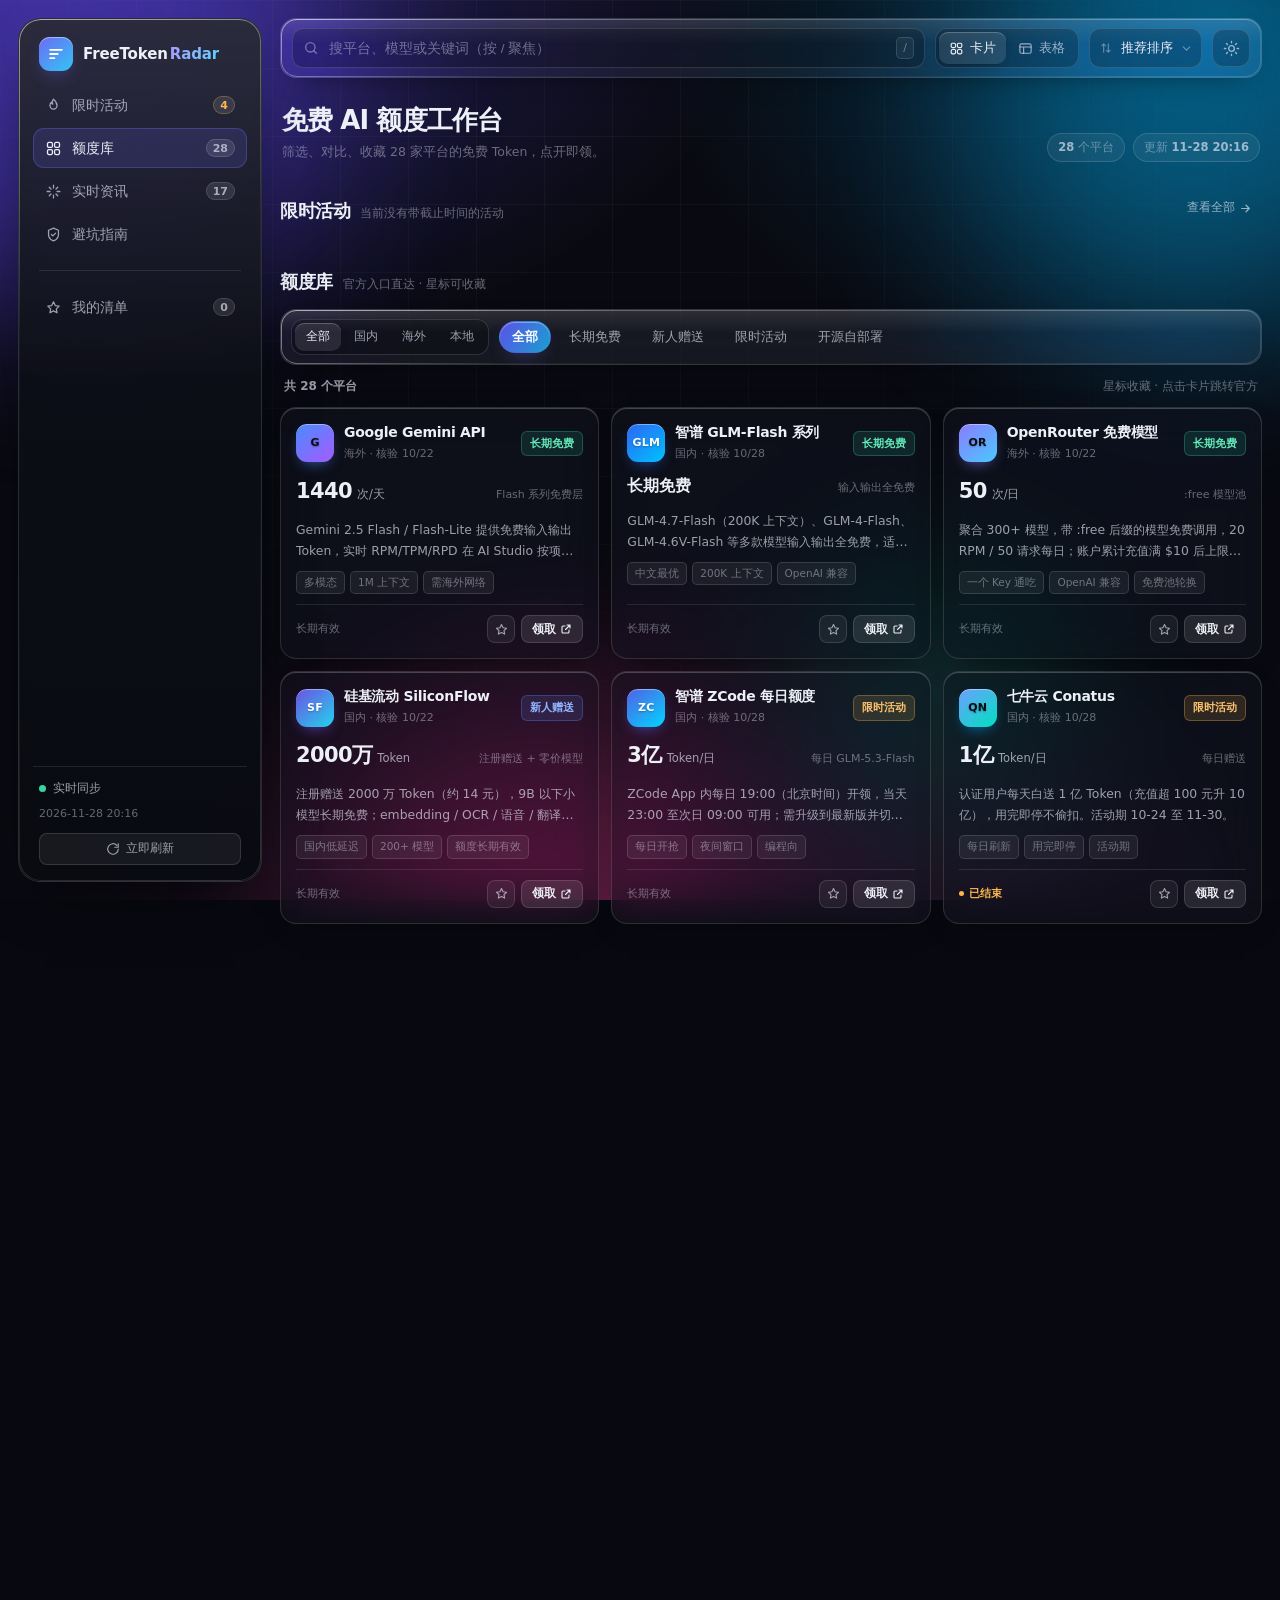
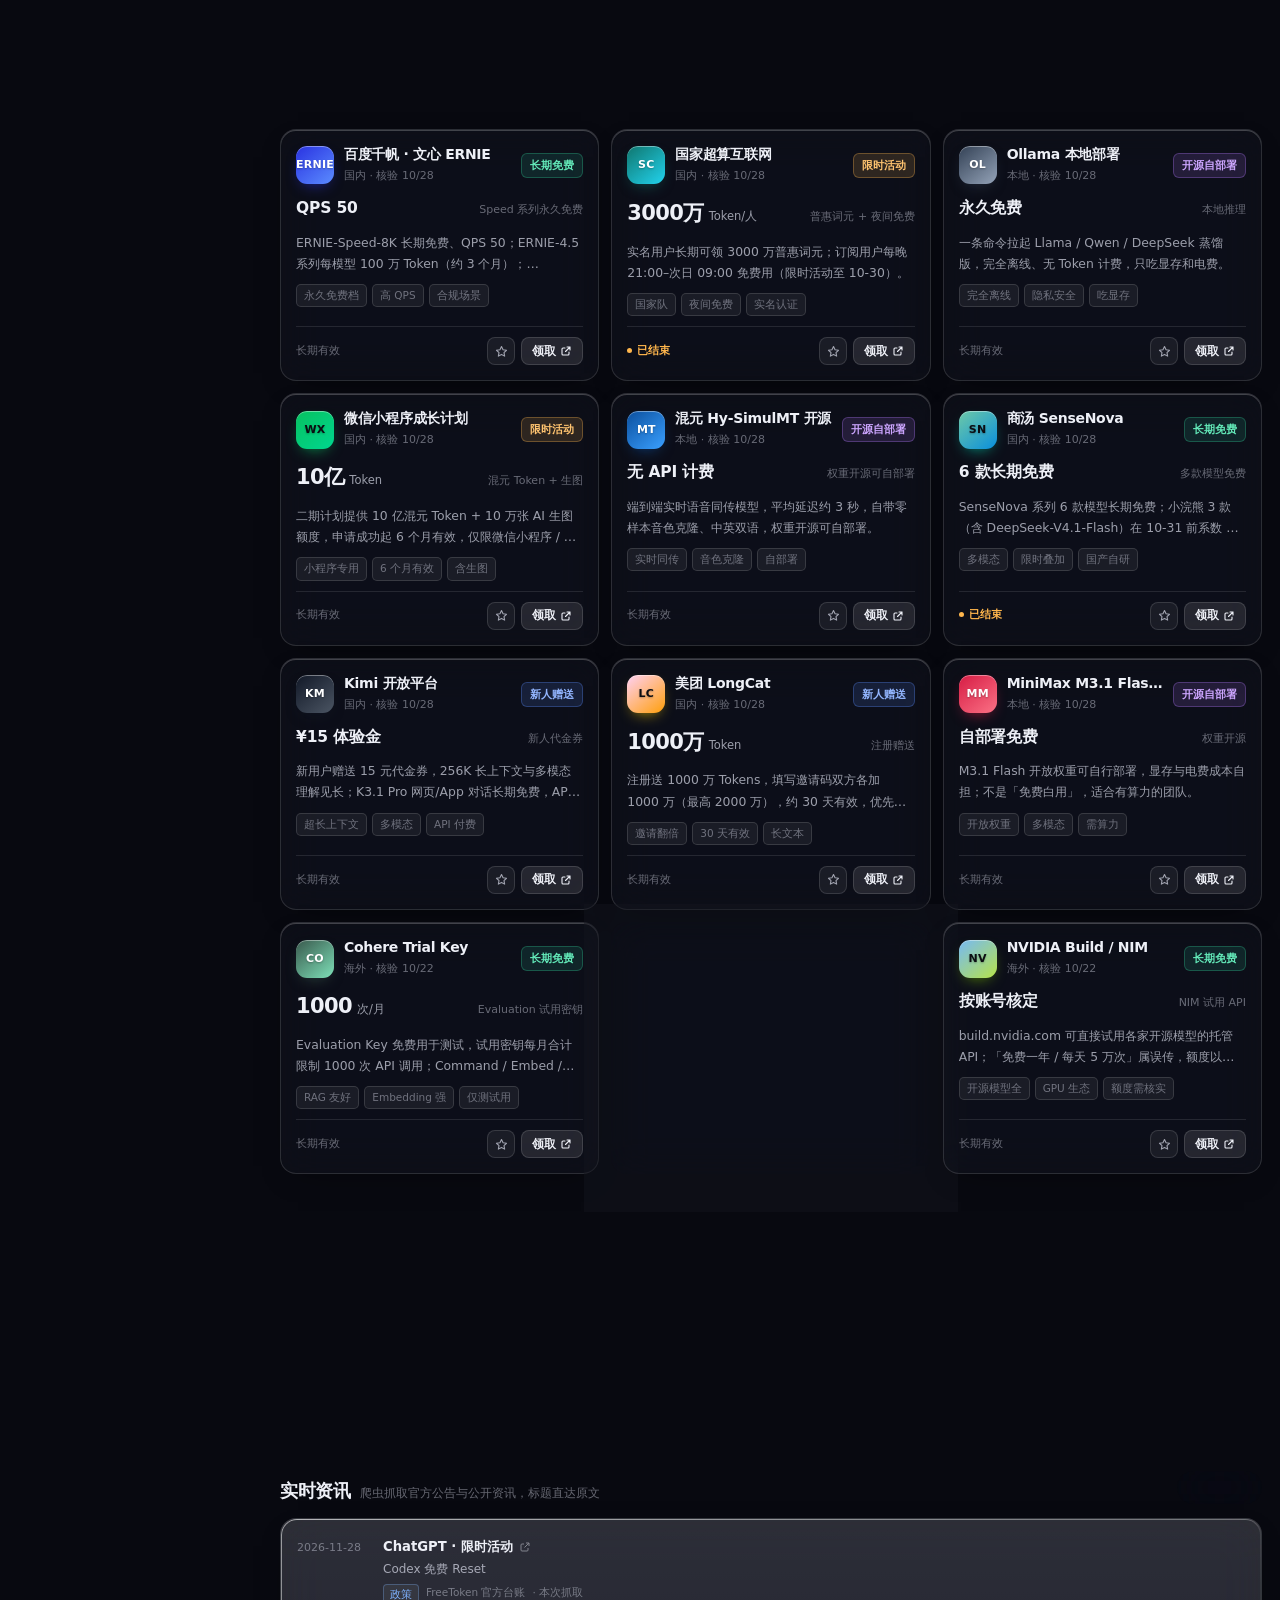
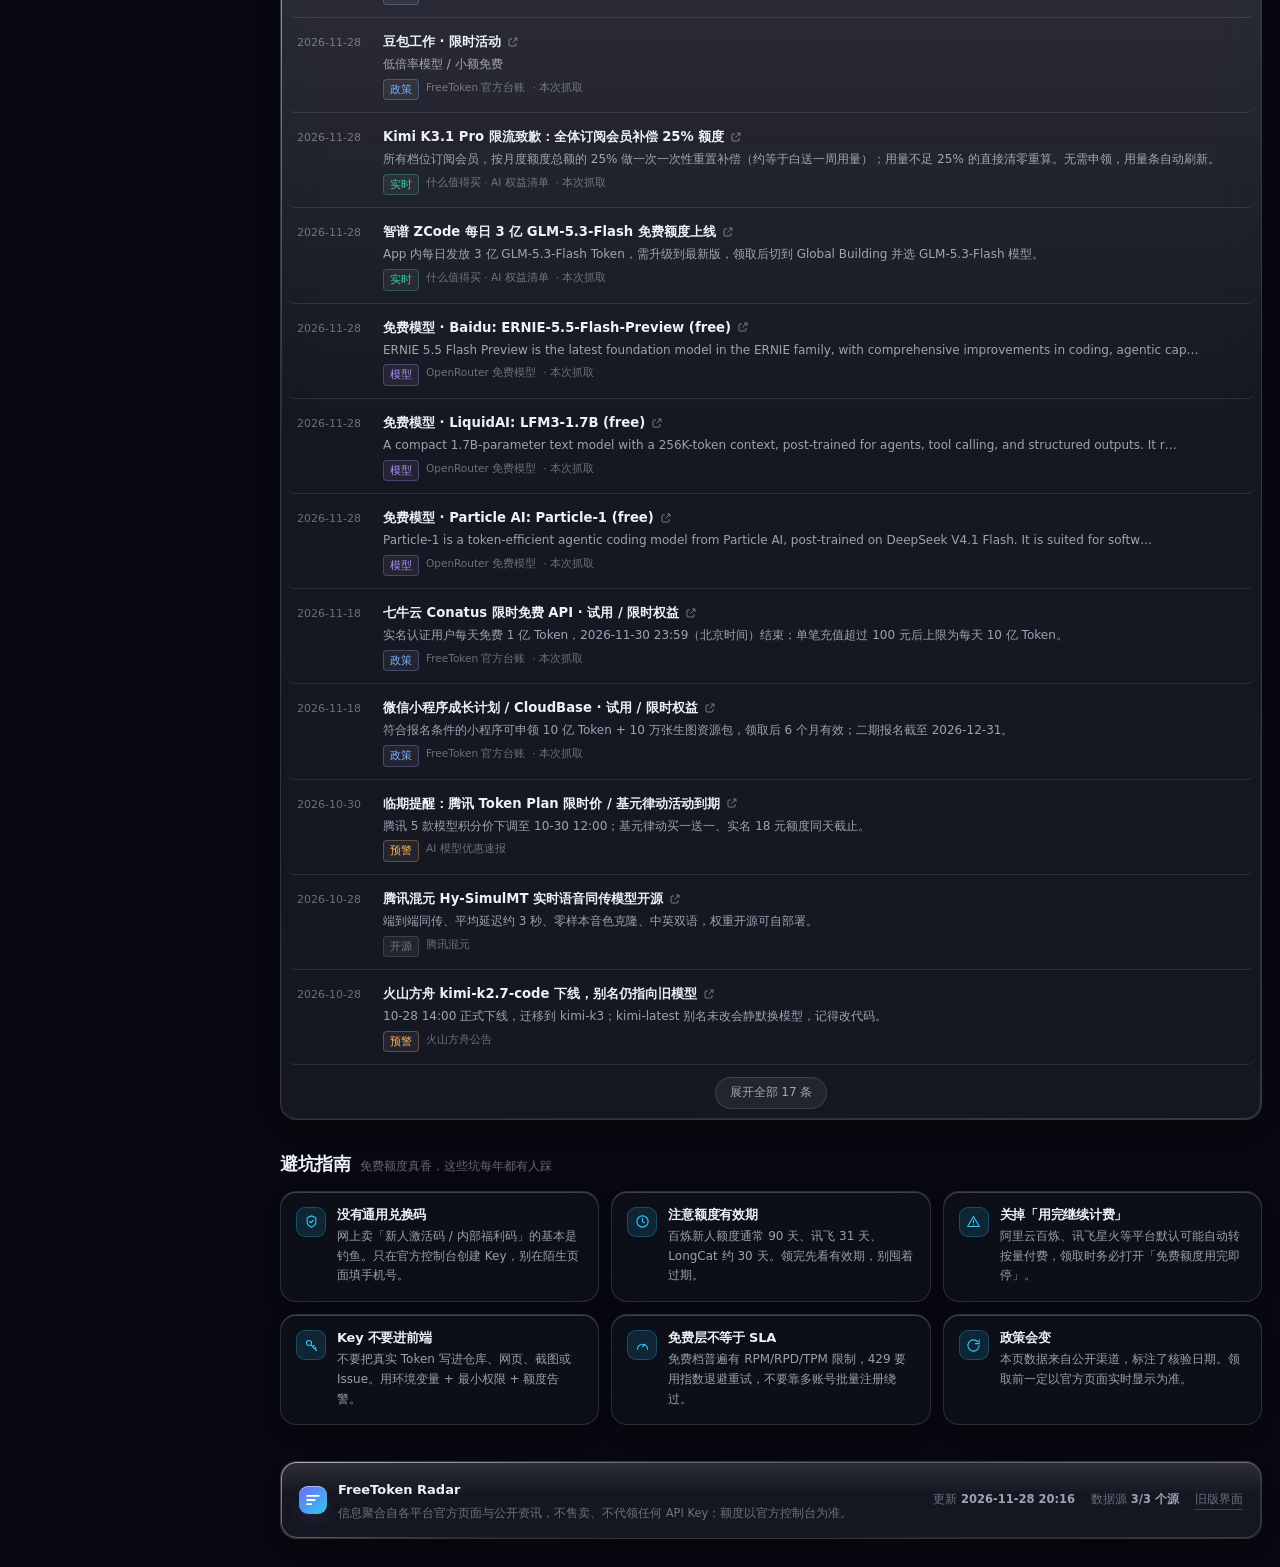
<file: index.html>
<!DOCTYPE html>
<html lang="zh-CN" data-theme="dark">
<head>
<meta charset="UTF-8" />
<meta name="viewport" content="width=device-width, initial-scale=1, viewport-fit=cover" />
<meta name="theme-color" content="#080910" />
<title>FreeToken Radar · 免费 AI 额度工作台</title>
<meta name="description" content="把 28 家国内外大模型平台的免费 Token 额度、限时活动和领取入口收进一个工作台：筛选、对比、收藏、直达官方。" />
<link rel="icon" href="data:image/svg+xml,%3Csvg xmlns='http://www.w3.org/2000/svg' viewBox='0 0 64 64'%3E%3Cdefs%3E%3ClinearGradient id='g' x1='0' y1='0' x2='1' y2='1'%3E%3Cstop offset='0' stop-color='%236d6bf5'/%3E%3Cstop offset='1' stop-color='%2332c5f5'/%3E%3C/linearGradient%3E%3C/defs%3E%3Crect width='64' height='64' rx='18' fill='url(%23g)'/%3E%3Cpath d='M20 22h24M20 32h16M20 42h10' stroke='white' stroke-width='5' stroke-linecap='round'/%3E%3C/svg%3E" />
<link rel="stylesheet" href="assets/css/v2.css" />
</head>
<body>

<svg class="sprite" aria-hidden="true" focusable="false">
  <symbol id="i-search" viewBox="0 0 24 24"><circle cx="11" cy="11" r="7"/><path d="m20 20-3.5-3.5"/></symbol>
  <symbol id="i-star" viewBox="0 0 24 24"><path d="m12 4 2.5 5.2 5.5.8-4 3.9 1 5.5-5-2.7-5 2.7 1-5.5-4-3.9 5.5-.8L12 4Z"/></symbol>
  <symbol id="i-grid" viewBox="0 0 24 24"><rect x="3.5" y="3.5" width="7" height="7" rx="2"/><rect x="13.5" y="3.5" width="7" height="7" rx="2"/><rect x="3.5" y="13.5" width="7" height="7" rx="2"/><rect x="13.5" y="13.5" width="7" height="7" rx="2"/></symbol>
  <symbol id="i-table" viewBox="0 0 24 24"><rect x="3" y="4.5" width="18" height="15" rx="2.5"/><path d="M3 9.5h18M9 9.5V19.5"/></symbol>
  <symbol id="i-sun" viewBox="0 0 24 24"><circle cx="12" cy="12" r="4"/><path d="M12 2v2M12 20v2M2 12h2M20 12h2M4.9 4.9l1.4 1.4M17.7 17.7l1.4 1.4M19.1 4.9l-1.4 1.4M6.3 17.7l-1.4 1.4"/></symbol>
  <symbol id="i-moon" viewBox="0 0 24 24"><path d="M21 12.8A9 9 0 1 1 11.2 3a7 7 0 0 0 9.8 9.8Z"/></symbol>
  <symbol id="i-menu" viewBox="0 0 24 24"><path d="M3 6h18M3 12h18M3 18h18"/></symbol>
  <symbol id="i-close" viewBox="0 0 24 24"><path d="M18 6 6 18M6 6l12 12"/></symbol>
  <symbol id="i-link" viewBox="0 0 24 24"><path d="M14 4h6v6M20 4l-9 9"/><path d="M18 14v4a2 2 0 0 1-2 2H6a2 2 0 0 1-2-2V8a2 2 0 0 1 2-2h4"/></symbol>
  <symbol id="i-arrow" viewBox="0 0 24 24"><path d="M5 12h14M13 6l6 6-6 6"/></symbol>
  <symbol id="i-refresh" viewBox="0 0 24 24"><path d="M21 12a9 9 0 1 1-2.6-6.4"/><path d="M21 3v6h-6"/></symbol>
  <symbol id="i-clock" viewBox="0 0 24 24"><circle cx="12" cy="12" r="9"/><path d="M12 7v5l3 2"/></symbol>
  <symbol id="i-fire" viewBox="0 0 24 24"><path d="M12 3s5 4.5 5 9a5 5 0 0 1-10 0c0-2 1-3.5 2-4.5.5 2 2 2.5 2 2.5S9 6.5 12 3Z"/></symbol>
  <symbol id="i-filter" viewBox="0 0 24 24"><path d="M4 6h16M7 12h10M10 18h4"/></symbol>
  <symbol id="i-shield" viewBox="0 0 24 24"><path d="M12 3 5 6v6c0 4.5 3 7.5 7 9 4-1.5 7-4.5 7-9V6l-7-3Z"/><path d="m9 12 2 2 4-4"/></symbol>
  <symbol id="i-key" viewBox="0 0 24 24"><circle cx="8" cy="8" r="4"/><path d="m11 11 9 9M17 17l2-2M14 14l2-2"/></symbol>
  <symbol id="i-gauge" viewBox="0 0 24 24"><path d="M4 18a8 8 0 1 1 16 0"/><path d="m12 14 4-4"/></symbol>
  <symbol id="i-alert" viewBox="0 0 24 24"><path d="M12 4 2.5 20h19L12 4Z"/><path d="M12 10v4M12 17.5v.5"/></symbol>
  <symbol id="i-spark" viewBox="0 0 24 24"><path d="M12 3v4M12 17v4M3 12h4M17 12h4M6 6l2.5 2.5M15.5 15.5 18 18M18 6l-2.5 2.5M8.5 15.5 6 18"/></symbol>
  <symbol id="i-chevron" viewBox="0 0 24 24"><path d="m6 9 6 6 6-6"/></symbol>
  <symbol id="i-sort" viewBox="0 0 24 24"><path d="M8 5v14M8 5 5 8M8 5l3 3M16 19V5M16 19l-3-3M16 19l3-3"/></symbol>
</svg>

<div class="bg" aria-hidden="true">
  <span class="blob b1"></span><span class="blob b2"></span><span class="blob b3"></span><span class="blob b4"></span>
  <span class="mesh"></span><span class="grain"></span>
</div>

<div class="app">

  <aside class="rail glass" id="rail" aria-label="主导航">
    <a class="brand" href="#top">
      <span class="brand-mark"><svg viewBox="0 0 24 24"><path d="M5 7h14M5 12h9M5 17h5" stroke="currentColor" stroke-width="2.2" stroke-linecap="round"/></svg></span>
      <span class="brand-txt">FreeToken<em>Radar</em></span>
    </a>

    <nav class="rail-nav">
      <a class="rail-link" href="#limited" data-spy="limited">
        <svg><use href="#i-fire"/></svg><span>限时活动</span><b class="pill-num warn" id="railLimited">5</b>
      </a>
      <a class="rail-link active" href="#offers" data-spy="offers">
        <svg><use href="#i-grid"/></svg><span>额度库</span><b class="pill-num" id="railOffers">28</b>
      </a>
      <a class="rail-link" href="#news" data-spy="news">
        <svg><use href="#i-spark"/></svg><span>实时资讯</span><b class="pill-num" id="railNews">17</b>
      </a>
      <a class="rail-link" href="#tips" data-spy="tips">
        <svg><use href="#i-shield"/></svg><span>避坑指南</span>
      </a>
    </nav>

    <div class="rail-divider"></div>

    <button class="rail-saved" id="savedBtn" type="button" aria-pressed="false">
      <svg><use href="#i-star"/></svg><span>我的清单</span><b class="pill-num" id="railSaved">0</b>
    </button>

    <div class="rail-foot">
      <div class="rail-live">
        <span class="live-dot" id="liveDot"></span>
        <span id="liveLabel">实时同步</span>
      </div>
      <div class="rail-time" id="liveTime">--</div>
      <button class="rail-refresh" id="refreshBtn" type="button">
        <svg><use href="#i-refresh"/></svg><span>立即刷新</span>
      </button>
    </div>
  </aside>

  <div class="content">

    <header class="topbar glass" id="topbar">
      <button class="icon-btn only-mobile" id="railToggle" type="button" aria-label="打开导航">
        <svg><use href="#i-menu"/></svg>
      </button>

      <div class="search" role="search">
        <svg class="s-ic"><use href="#i-search"/></svg>
        <input id="searchInput" type="search" placeholder="搜平台、模型或关键词（按 / 聚焦）" autocomplete="off" aria-label="搜索平台" />
        <kbd class="s-kbd">/</kbd>
        <button class="s-clear" id="clearSearch" type="button" aria-label="清空搜索" hidden><svg><use href="#i-close"/></svg></button>
      </div>

      <div class="seg" id="viewToggle" role="tablist" aria-label="视图切换">
        <button class="seg-btn on" data-view="grid" role="tab" aria-selected="true" title="卡片视图"><svg><use href="#i-grid"/></svg><span>卡片</span></button>
        <button class="seg-btn" data-view="table" role="tab" aria-selected="false" title="表格视图"><svg><use href="#i-table"/></svg><span>表格</span></button>
      </div>

      <div class="select-wrap">
        <svg class="sel-ic"><use href="#i-sort"/></svg>
        <select id="sortSelect" aria-label="排序方式">
          <option value="weight">推荐排序</option>
          <option value="quota">额度优先</option>
          <option value="verified">最近核验</option>
          <option value="deadline">临近截止</option>
        </select>
        <svg class="sel-caret"><use href="#i-chevron"/></svg>
      </div>

      <button class="icon-btn" id="themeBtn" type="button" aria-label="切换深浅色" title="切换深浅色">
        <svg class="ic-sun"><use href="#i-sun"/></svg>
        <svg class="ic-moon"><use href="#i-moon"/></svg>
      </button>
    </header>

    <main id="top">

      <header class="page-head">
        <div>
          <h1>免费 AI 额度工作台</h1>
          <p class="page-sub">筛选、对比、收藏 28 家平台的免费 Token，点开即领。</p>
        </div>
        <div class="page-meta">
          <span class="chip-lite"><b id="headCount">28</b> 个平台</span>
          <span class="chip-lite">更新 <b id="headTime">--</b></span>
        </div>
      </header>

      <section class="sec" id="limited" aria-labelledby="h-limited">
        <div class="sec-head">
          <div class="sec-title">
            <h2 id="h-limited">限时活动</h2>
            <span class="sec-sub" id="limitedSub">带截止时间的额度，先抢这些</span>
          </div>
          <a class="sec-more" href="#offers" id="allLimited">查看全部<svg><use href="#i-arrow"/></svg></a>
        </div>
        <div class="limited-grid" id="limitedGrid"></div>
      </section>

      <section class="sec" id="offers" aria-labelledby="h-offers">
        <div class="sec-head">
          <div class="sec-title">
            <h2 id="h-offers">额度库</h2>
            <span class="sec-sub" id="offersSub">官方入口直达 · 星标可收藏</span>
          </div>
        </div>

        <div class="toolbar glass">
          <div class="seg seg-sm" id="regionSeg" role="tablist" aria-label="按地区筛选">
            <button class="seg-btn on" data-region="all" role="tab" aria-selected="true">全部</button>
            <button class="seg-btn" data-region="国内" role="tab" aria-selected="false">国内</button>
            <button class="seg-btn" data-region="海外" role="tab" aria-selected="false">海外</button>
            <button class="seg-btn" data-region="本地" role="tab" aria-selected="false">本地</button>
          </div>
          <div class="chips" id="filterChips" role="tablist" aria-label="按类型筛选">
            <button class="chip on" data-cat="all" role="tab" aria-selected="true">全部</button>
            <button class="chip" data-cat="official" role="tab" aria-selected="false">长期免费</button>
            <button class="chip" data-cat="newbie" role="tab" aria-selected="false">新人赠送</button>
            <button class="chip" data-cat="limited" role="tab" aria-selected="false">限时活动</button>
            <button class="chip" data-cat="oss" role="tab" aria-selected="false">开源自部署</button>
          </div>
        </div>

        <div class="resultbar">
          <span id="resultCount">共 28 个平台</span>
          <span class="active-filters" id="activeFilters" hidden></span>
          <span class="result-hint">星标收藏 · 点击卡片跳转官方</span>
          <button class="filter-btn only-mobile" id="filterBtn" type="button">
            <svg><use href="#i-filter"/></svg>筛选
          </button>
        </div>

        <div class="grid" id="offerGrid"></div>

        <div class="table-wrap glass" id="tableWrap" hidden>
          <table class="tbl" id="offerTable">
            <thead>
              <tr>
                <th class="c-star" scope="col"><span class="sr">收藏</span></th>
                <th scope="col" data-sort="name">平台</th>
                <th scope="col" data-sort="region" class="c-region">地区</th>
                <th scope="col" data-sort="quota">额度</th>
                <th scope="col" class="c-cat">类型</th>
                <th scope="col" data-sort="deadline" class="c-deadline">截止</th>
                <th scope="col" class="c-act"><span class="sr">操作</span></th>
              </tr>
            </thead>
            <tbody id="offerTbody"></tbody>
          </table>
        </div>

        <div class="empty glass" id="emptyState" hidden>
          <svg><use href="#i-search"/></svg>
          <p id="emptyText">没有匹配的平台</p>
          <button class="btn btn-ghost" id="resetFilter" type="button">清空筛选</button>
        </div>
      </section>

      <section class="sec" id="news" aria-labelledby="h-news">
        <div class="sec-head">
          <div class="sec-title">
            <h2 id="h-news">实时资讯</h2>
            <span class="sec-sub">爬虫抓取官方公告与公开资讯，标题直达原文</span>
          </div>
          <span class="badge-live glass"><span class="live-dot"></span>自动更新</span>
        </div>
        <div class="news-list glass" id="newsList"></div>
      </section>

      <section class="sec" id="tips" aria-labelledby="h-tips">
        <div class="sec-head">
          <div class="sec-title">
            <h2 id="h-tips">避坑指南</h2>
            <span class="sec-sub">免费额度真香，这些坑每年都有人踩</span>
          </div>
        </div>
        <div class="tips-grid" id="tipsGrid"></div>
      </section>

      <footer class="foot">
        <div class="foot-inner glass">
          <div class="foot-brand">
            <span class="brand-mark sm"><svg viewBox="0 0 24 24"><path d="M5 7h14M5 12h9M5 17h5" stroke="currentColor" stroke-width="2.2" stroke-linecap="round"/></svg></span>
            <div>
              <strong>FreeToken Radar</strong>
              <p>信息聚合自各平台官方页面与公开资讯，不售卖、不代领任何 API Key；额度以官方控制台为准。</p>
            </div>
          </div>
          <div class="foot-meta">
            <span>更新 <b id="footTime">--</b></span>
            <span>数据源 <b id="footSources">--</b></span>
            <a href="index-v1.html">旧版界面</a>
          </div>
        </div>
      </footer>
    </main>
  </div>
</div>

<nav class="tabbar glass only-mobile" aria-label="底部导航">
  <a href="#limited" data-spy="limited"><svg><use href="#i-fire"/></svg><span>限时</span></a>
  <a href="#offers" data-spy="offers" class="on"><svg><use href="#i-grid"/></svg><span>额度</span></a>
  <a href="#news" data-spy="news"><svg><use href="#i-spark"/></svg><span>资讯</span></a>
  <a href="#tips" data-spy="tips"><svg><use href="#i-shield"/></svg><span>避坑</span></a>
</nav>

<div class="sheet-mask" id="sheetMask" hidden></div>
<div class="sheet glass" id="filterSheet" hidden role="dialog" aria-modal="true" aria-label="筛选">
  <div class="sheet-grab"></div>
  <div class="sheet-head"><strong>筛选与排序</strong><button class="icon-btn" id="sheetClose" type="button" aria-label="关闭"><svg><use href="#i-close"/></svg></button></div>
  <div class="sheet-body">
    <div class="sheet-group">
      <span class="sheet-label">地区</span>
      <div class="seg seg-sm" id="regionSegMobile" role="tablist" aria-label="按地区筛选">
        <button class="seg-btn on" data-region="all" role="tab" aria-selected="true">全部</button>
        <button class="seg-btn" data-region="国内" role="tab" aria-selected="false">国内</button>
        <button class="seg-btn" data-region="海外" role="tab" aria-selected="false">海外</button>
        <button class="seg-btn" data-region="本地" role="tab" aria-selected="false">本地</button>
      </div>
    </div>
    <div class="sheet-group">
      <span class="sheet-label">类型</span>
      <div class="chips chips-wrap" id="filterChipsMobile" role="tablist" aria-label="按类型筛选">
        <button class="chip on" data-cat="all" role="tab" aria-selected="true">全部</button>
        <button class="chip" data-cat="official" role="tab" aria-selected="false">长期免费</button>
        <button class="chip" data-cat="newbie" role="tab" aria-selected="false">新人赠送</button>
        <button class="chip" data-cat="limited" role="tab" aria-selected="false">限时活动</button>
        <button class="chip" data-cat="oss" role="tab" aria-selected="false">开源自部署</button>
        <button class="chip" data-cat="saved" role="tab" aria-selected="false">★ 我的清单</button>
      </div>
    </div>
    <div class="sheet-group">
      <span class="sheet-label">排序</span>
      <div class="chips chips-wrap" id="sortChips">
        <button class="chip on" data-sort="weight">推荐</button>
        <button class="chip" data-sort="quota">额度优先</button>
        <button class="chip" data-sort="verified">最近核验</button>
        <button class="chip" data-sort="deadline">临近截止</button>
      </div>
    </div>
  </div>
  <div class="sheet-foot">
    <button class="btn btn-ghost" id="sheetReset" type="button">重置</button>
    <button class="btn btn-primary" id="sheetDone" type="button">查看结果</button>
  </div>
</div>

<div class="toast" id="toast" role="status" aria-live="polite"></div>

<script src="data/offers.js"></script>
<script src="assets/js/v2.js"></script>
</body>
</html>
</file>
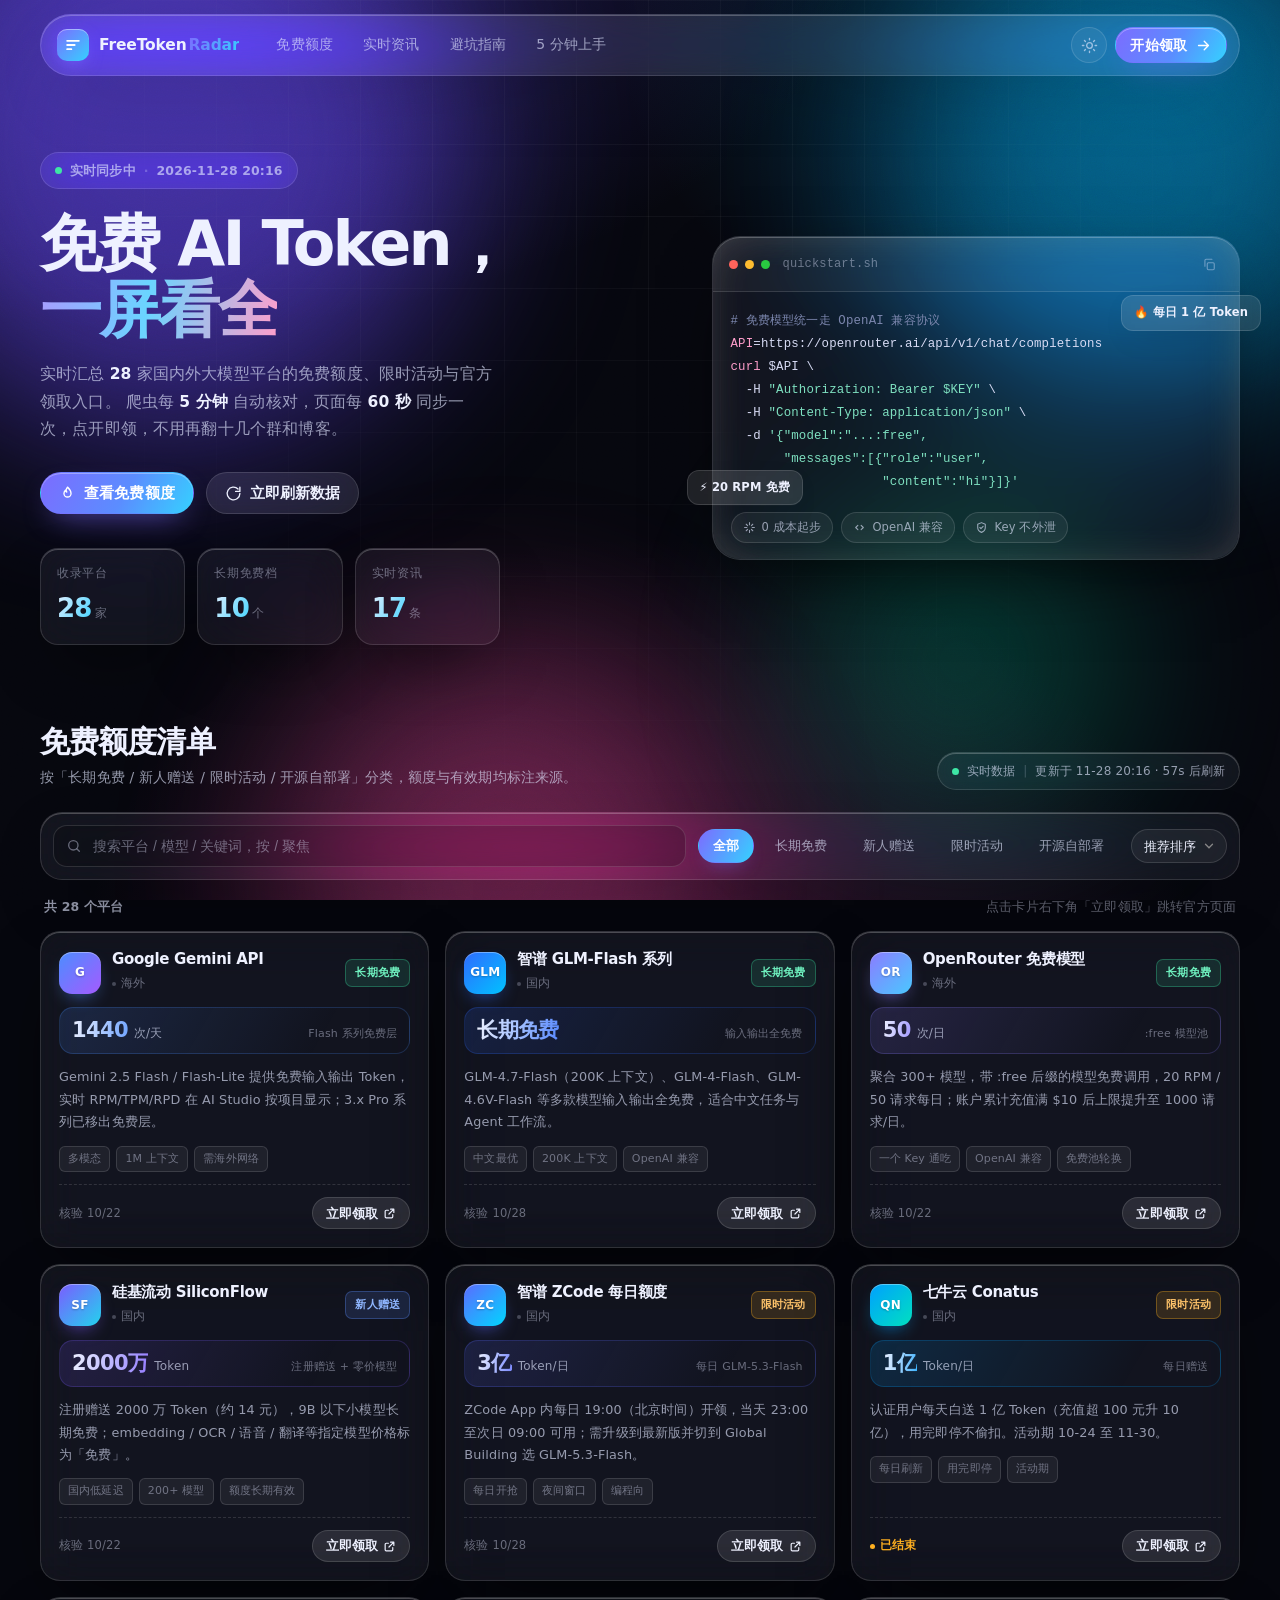
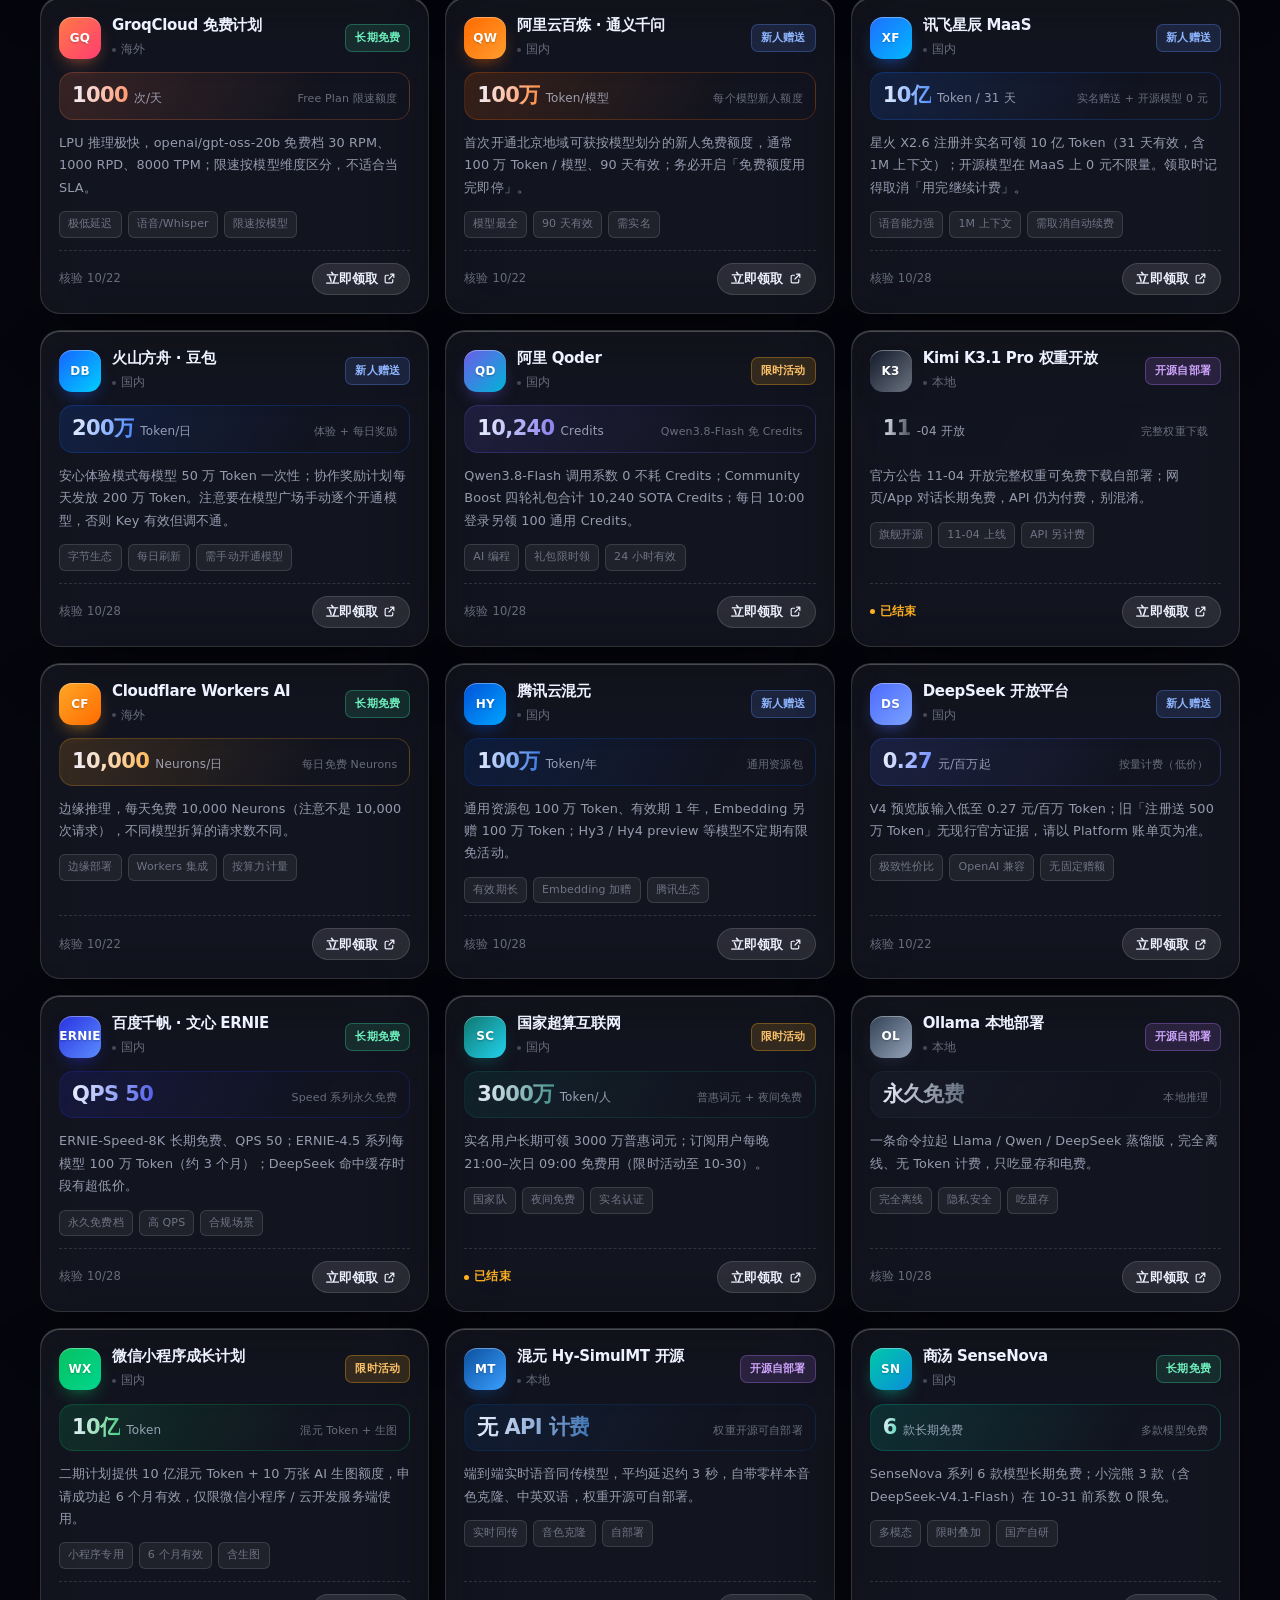
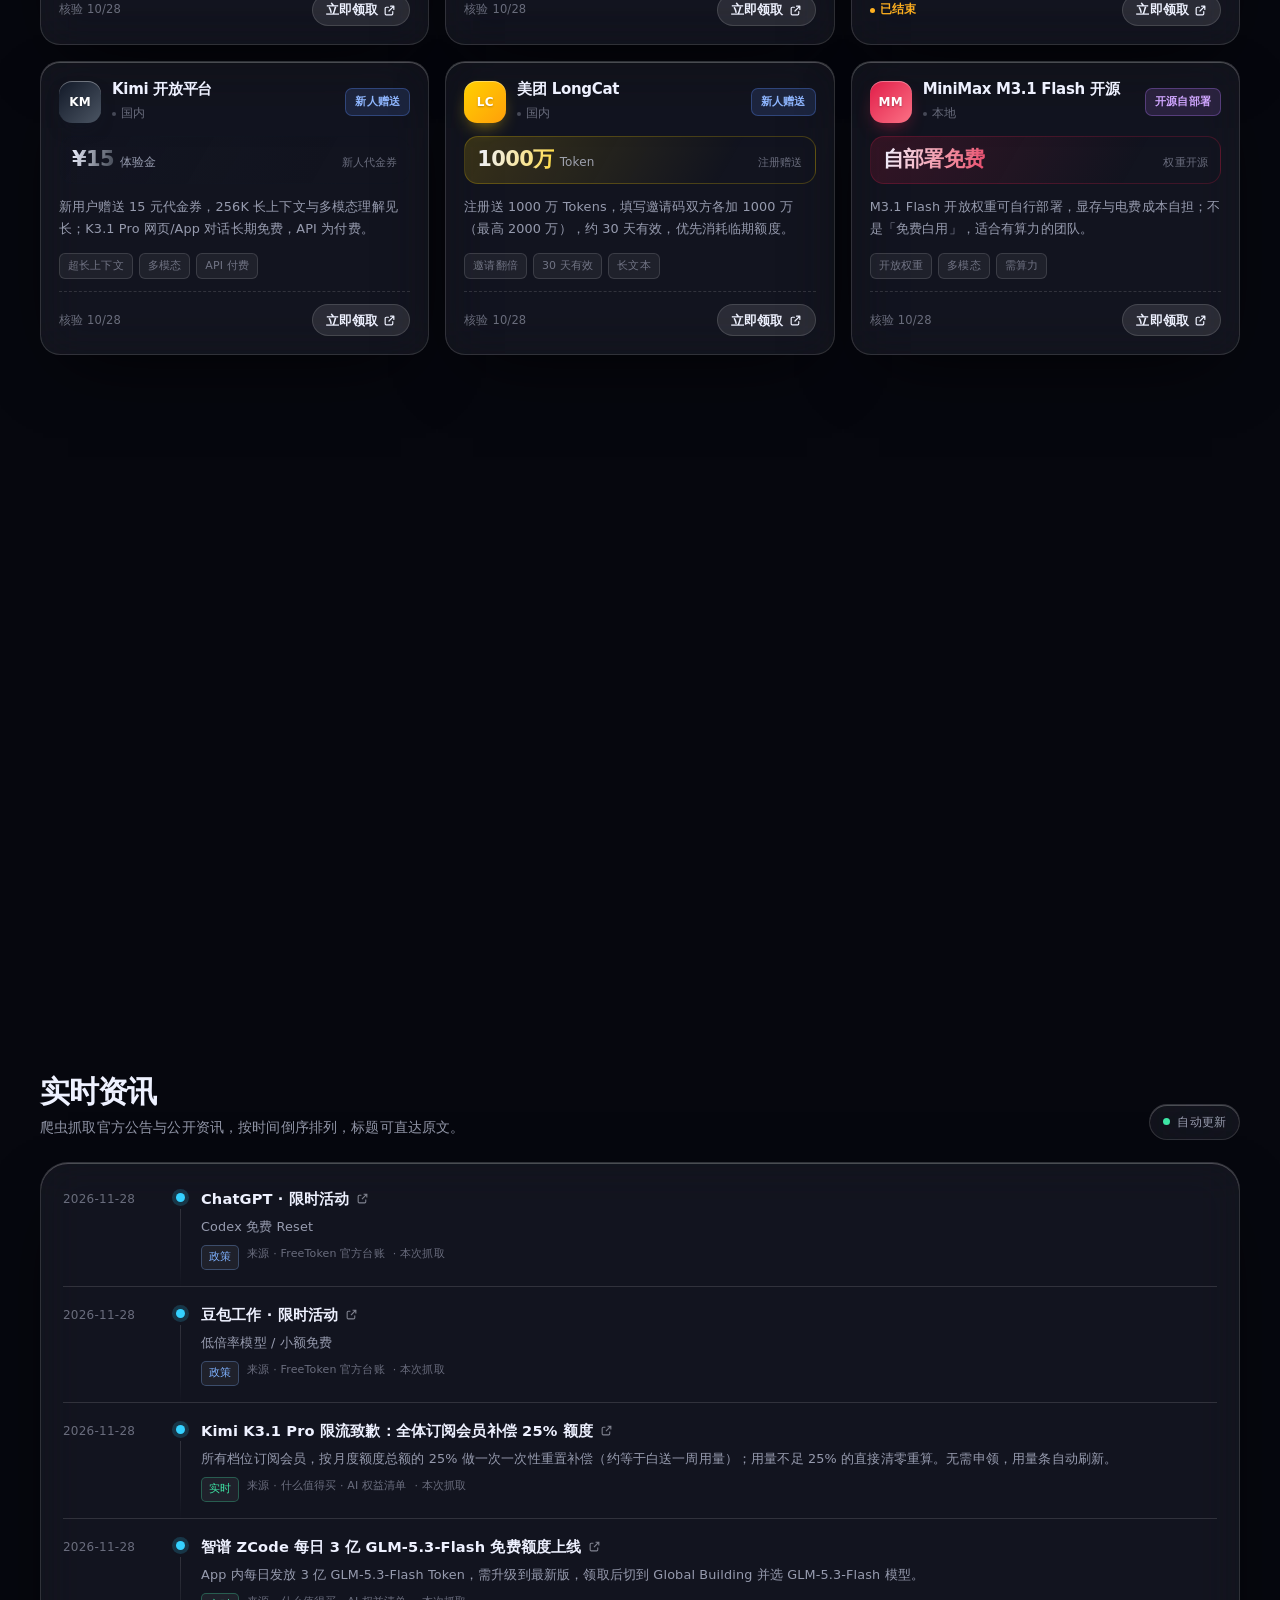
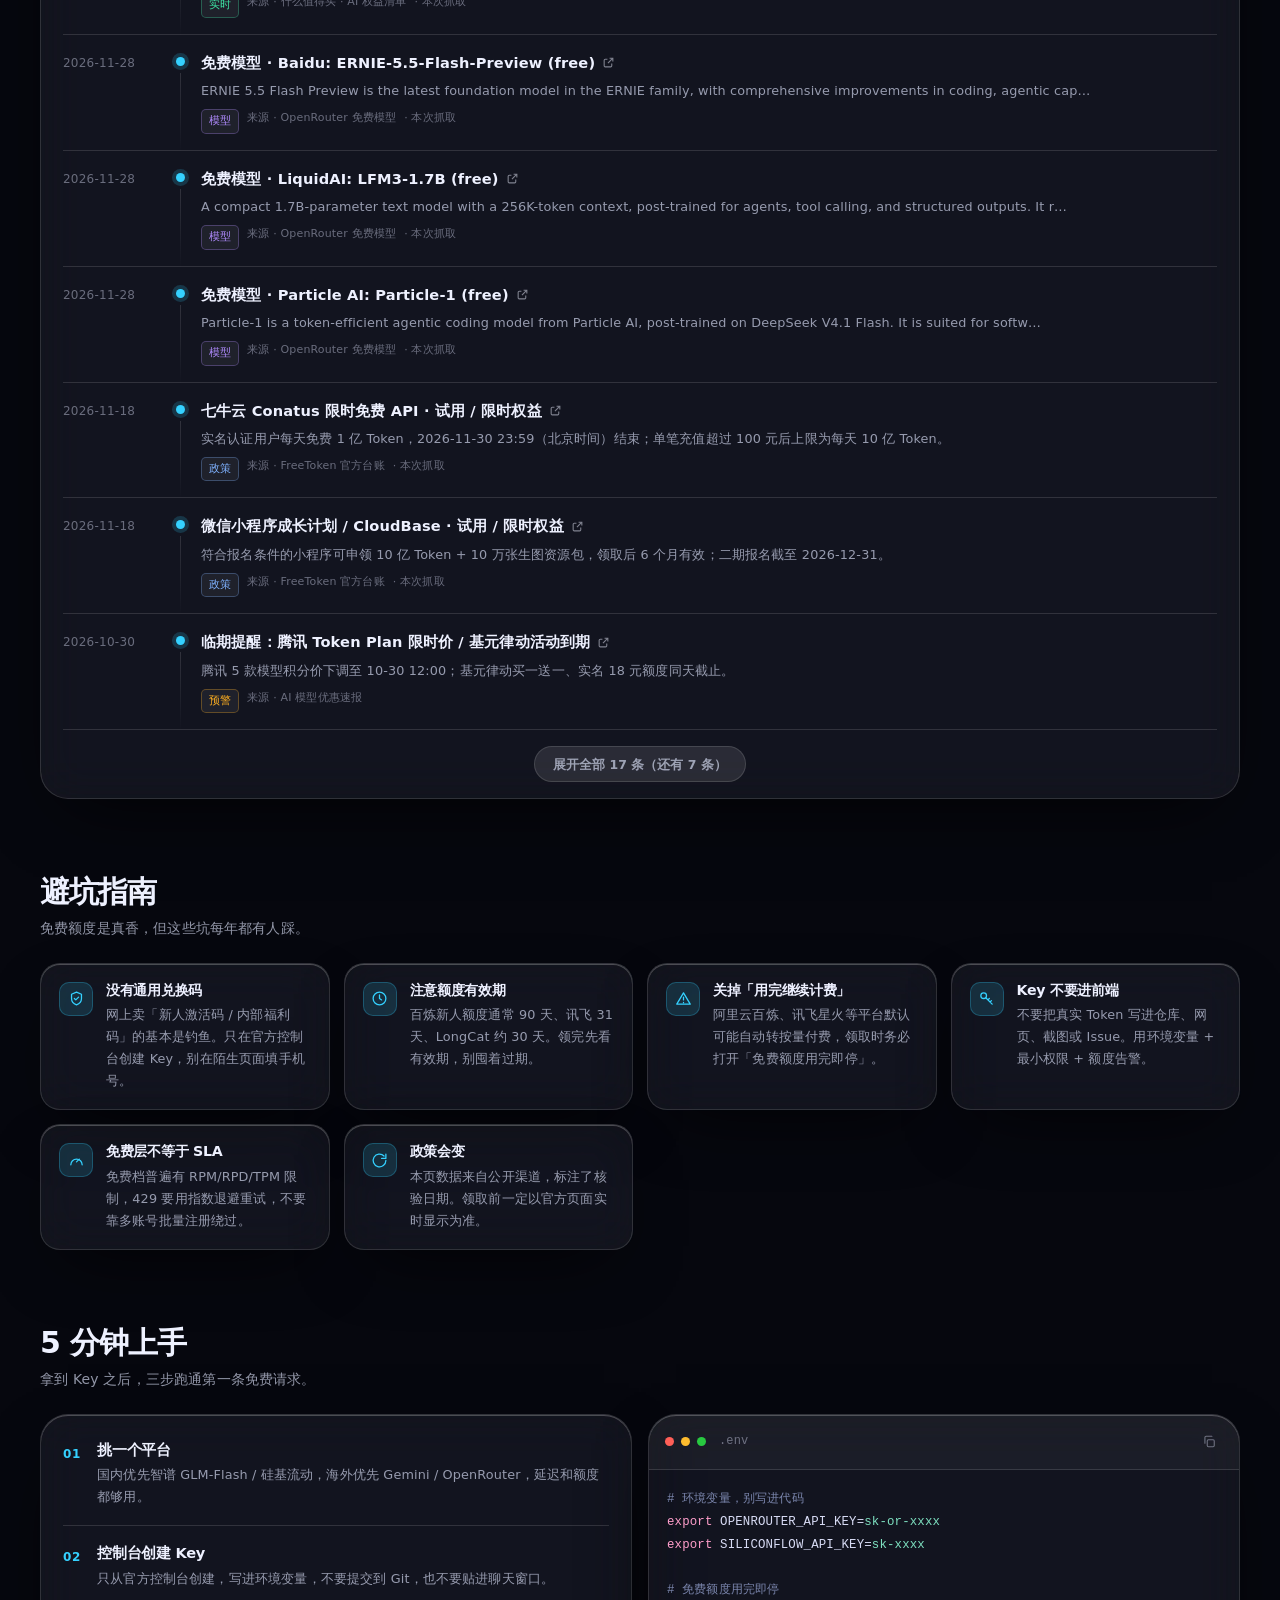
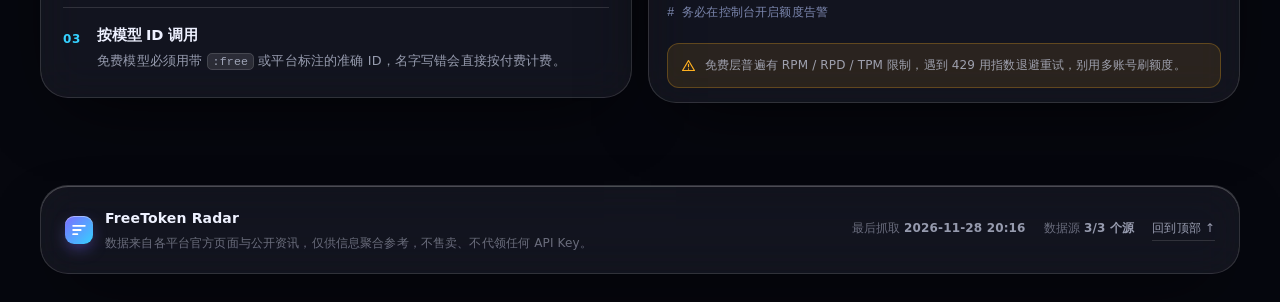
<file: index-v1.html>
<!DOCTYPE html>
<html lang="zh-CN" data-theme="dark">
<head>
<meta charset="UTF-8" />
<meta name="viewport" content="width=device-width, initial-scale=1, viewport-fit=cover" />
<meta name="theme-color" content="#07080f" />
<title>FreeToken Radar · 免费 AI Token 实时雷达</title>
<meta name="description" content="实时聚合国内外大模型平台的免费 Token / API 额度资讯与官方领取入口：Gemini、OpenRouter、Groq、智谱 GLM、硅基流动、阿里云百炼、火山方舟等，一键直达。" />
<meta property="og:title" content="FreeToken Radar · 免费 AI Token 实时雷达" />
<meta property="og:description" content="28 个平台的免费额度、限时活动与领取入口，实时同步，一键直达。" />
<meta property="og:type" content="website" />
<link rel="icon" href="data:image/svg+xml,%3Csvg xmlns='http://www.w3.org/2000/svg' viewBox='0 0 64 64'%3E%3Cdefs%3E%3ClinearGradient id='g' x1='0' y1='0' x2='1' y2='1'%3E%3Cstop offset='0' stop-color='%237c6cff'/%3E%3Cstop offset='1' stop-color='%2335d1ff'/%3E%3C/linearGradient%3E%3C/defs%3E%3Crect width='64' height='64' rx='18' fill='url(%23g)'/%3E%3Cpath d='M20 22h24M20 32h16M20 42h10' stroke='white' stroke-width='5' stroke-linecap='round'/%3E%3C/svg%3E" />
<link rel="stylesheet" href="assets/css/style.css" />
</head>
<body>

<!-- 图标雪碧图 -->
<svg class="sprite" aria-hidden="true" focusable="false">
  <symbol id="i-search" viewBox="0 0 24 24"><circle cx="11" cy="11" r="7"/><path d="m20 20-3.5-3.5"/></symbol>
  <symbol id="i-refresh" viewBox="0 0 24 24"><path d="M21 12a9 9 0 1 1-2.6-6.4"/><path d="M21 3v6h-6"/></symbol>
  <symbol id="i-sun" viewBox="0 0 24 24"><circle cx="12" cy="12" r="4"/><path d="M12 2v2M12 20v2M2 12h2M20 12h2M4.9 4.9l1.4 1.4M17.7 17.7l1.4 1.4M19.1 4.9l-1.4 1.4M6.3 17.7l-1.4 1.4"/></symbol>
  <symbol id="i-moon" viewBox="0 0 24 24"><path d="M21 12.8A9 9 0 1 1 11.2 3a7 7 0 0 0 9.8 9.8Z"/></symbol>
  <symbol id="i-menu" viewBox="0 0 24 24"><path d="M3 6h18M3 12h18M3 18h18"/></symbol>
  <symbol id="i-close" viewBox="0 0 24 24"><path d="M18 6 6 18M6 6l12 12"/></symbol>
  <symbol id="i-arrow" viewBox="0 0 24 24"><path d="M5 12h14M13 6l6 6-6 6"/></symbol>
  <symbol id="i-up" viewBox="0 0 24 24"><path d="M12 19V5M6 11l6-6 6 6"/></symbol>
  <symbol id="i-copy" viewBox="0 0 24 24"><rect x="9" y="9" width="12" height="12" rx="2"/><path d="M5 15V5a2 2 0 0 1 2-2h10"/></symbol>
  <symbol id="i-check" viewBox="0 0 24 24"><path d="m4 12.5 5 5L20 6.5"/></symbol>
  <symbol id="i-link" viewBox="0 0 24 24"><path d="M14 4h6v6M20 4l-9 9"/><path d="M18 14v4a2 2 0 0 1-2 2H6a2 2 0 0 1-2-2V8a2 2 0 0 1 2-2h4"/></symbol>
  <symbol id="i-shield" viewBox="0 0 24 24"><path d="M12 3 5 6v6c0 4.5 3 7.5 7 9 4-1.5 7-4.5 7-9V6l-7-3Z"/><path d="m9 12 2 2 4-4"/></symbol>
  <symbol id="i-clock" viewBox="0 0 24 24"><circle cx="12" cy="12" r="9"/><path d="M12 7v5l3 2"/></symbol>
  <symbol id="i-alert" viewBox="0 0 24 24"><path d="M12 4 2.5 20h19L12 4Z"/><path d="M12 10v4M12 17.5v.5"/></symbol>
  <symbol id="i-key" viewBox="0 0 24 24"><circle cx="8" cy="8" r="4"/><path d="m11 11 9 9M17 17l2-2M14 14l2-2"/></symbol>
  <symbol id="i-gauge" viewBox="0 0 24 24"><path d="M4 18a8 8 0 1 1 16 0"/><path d="m12 14 4-4"/></symbol>
  <symbol id="i-spark" viewBox="0 0 24 24"><path d="M12 3v4M12 17v4M3 12h4M17 12h4M6 6l2.5 2.5M15.5 15.5 18 18M18 6l-2.5 2.5M8.5 15.5 6 18"/></symbol>
  <symbol id="i-fire" viewBox="0 0 24 24"><path d="M12 3s5 4.5 5 9a5 5 0 0 1-10 0c0-2 1-3.5 2-4.5.5 2 2 2.5 2 2.5S9 6.5 12 3Z"/></symbol>
  <symbol id="i-code" viewBox="0 0 24 24"><path d="m9 8-4 4 4 4M15 8l4 4-4 4"/></symbol>
  <symbol id="i-book" viewBox="0 0 24 24"><path d="M4 5a2 2 0 0 1 2-2h12v18H6a2 2 0 0 1-2-2V5Z"/><path d="M8 3v18"/></symbol>
</svg>

<!-- 背景 -->
<div class="backdrop" aria-hidden="true">
  <div class="blob blob-a"></div>
  <div class="blob blob-b"></div>
  <div class="blob blob-c"></div>
  <div class="blob blob-d"></div>
  <div class="grid-lines"></div>
  <div class="grain"></div>
</div>

<header class="nav-wrap">
  <div class="nav glass">
    <a class="brand" href="#top" aria-label="回到顶部">
      <span class="brand-mark"><svg viewBox="0 0 24 24"><path d="M5 7h14M5 12h9M5 17h5" stroke="currentColor" stroke-width="2.2" stroke-linecap="round"/></svg></span>
      <span class="brand-text">FreeToken<span class="brand-dot">Radar</span></span>
    </a>
    <nav class="nav-links" id="navLinks" aria-label="主导航">
      <a href="#offers">免费额度</a>
      <a href="#news">实时资讯</a>
      <a href="#tips">避坑指南</a>
      <a href="#guide">5 分钟上手</a>
    </nav>
    <div class="nav-right">
      <button class="icon-btn" id="themeBtn" type="button" aria-label="切换深浅色" title="切换深浅色">
        <svg class="ic-sun"><use href="#i-sun"/></svg>
        <svg class="ic-moon"><use href="#i-moon"/></svg>
      </button>
      <a class="btn btn-primary btn-sm" href="#offers">开始领取<svg><use href="#i-arrow"/></svg></a>
      <button class="icon-btn only-mobile" id="menuBtn" type="button" aria-label="打开菜单" aria-expanded="false">
        <svg><use href="#i-menu"/></svg>
      </button>
    </div>
  </div>
</header>

<main id="top">
  <noscript>
    <div class="noscript glass">本页清单由 JavaScript 渲染，请启用后再查看；原始数据见 <code>data/offers.json</code>。</div>
  </noscript>

  <!-- HERO -->
  <section class="hero">
    <div class="hero-copy">
      <span class="pill">
        <span class="live-dot" id="liveDot"></span>
        <span id="liveLabel">正在同步数据…</span>
        <span class="pill-sep">·</span>
        <span id="liveTime">--</span>
      </span>
      <h1>免费 AI Token，<br /><span class="grad">一屏看全</span></h1>
      <p class="lede">
        实时汇总 <strong id="statTotal">28</strong> 家国内外大模型平台的免费额度、限时活动与官方领取入口。
        爬虫每 <strong>5 分钟</strong> 自动核对，页面每 <strong>60 秒</strong> 同步一次，点开即领，不用再翻十几个群和博客。
      </p>
      <div class="hero-actions">
        <a class="btn btn-primary" href="#offers">
          <svg><use href="#i-fire"/></svg>查看免费额度
        </a>
        <button class="btn btn-ghost" id="refreshBtn" type="button">
          <svg class="spin-on-load"><use href="#i-refresh"/></svg>立即刷新数据
        </button>
      </div>
      <dl class="hero-stats">
        <div class="stat glass">
          <dt>收录平台</dt>
          <dd><span class="num" data-count="28" id="statOffer">28</span><span class="unit">家</span></dd>
        </div>
        <div class="stat glass">
          <dt>长期免费档</dt>
          <dd><span class="num" data-count="10" id="statFree">10</span><span class="unit">个</span></dd>
        </div>
        <div class="stat glass">
          <dt>实时资讯</dt>
          <dd><span class="num" data-count="8" id="statNews">8</span><span class="unit">条</span></dd>
        </div>
      </dl>
    </div>

    <aside class="hero-panel glass" aria-label="调用示例">
      <div class="panel-bar">
        <span class="dot r"></span><span class="dot y"></span><span class="dot g"></span>
        <span class="panel-title">quickstart.sh</span>
        <button class="copy-btn" data-copy="API=https://openrouter.ai/api/v1/chat/completions
curl $API \
  -H &quot;Authorization: Bearer $KEY&quot; \
  -H &quot;Content-Type: application/json&quot; \
  -d '{&quot;model&quot;:&quot;...:free&quot;,&quot;messages&quot;:[{&quot;role&quot;:&quot;user&quot;,&quot;content&quot;:&quot;hi&quot;}]}'" type="button" aria-label="复制示例命令">
          <svg><use href="#i-copy"/></svg>
        </button>
      </div>
      <pre class="code"><code><span class="c-com"># 免费模型统一走 OpenAI 兼容协议</span>
<span class="c-key">API</span>=https://openrouter.ai/api/v1/chat/completions
<span class="c-key">curl</span> $API \
  -H <span class="c-str">"Authorization: Bearer $KEY"</span> \
  -H <span class="c-str">"Content-Type: application/json"</span> \
  -d <span class="c-str">'{"model":"...:free",</span>
       <span class="c-str">"messages":[{"role":"user",</span>
                    <span class="c-str">"content":"hi"}]}'</span></code></pre>
      <div class="panel-foot">
        <span class="chip"><svg><use href="#i-spark"/></svg>0 成本起步</span>
        <span class="chip"><svg><use href="#i-code"/></svg>OpenAI 兼容</span>
        <span class="chip"><svg><use href="#i-shield"/></svg>Key 不外泄</span>
      </div>
      <div class="float-badge fb-1">🔥 每日 1 亿 Token</div>
      <div class="float-badge fb-2">⚡ 20 RPM 免费</div>
    </aside>
  </section>

  <!-- OFFERS -->
  <section class="section" id="offers">
    <div class="section-head">
      <div>
        <h2>免费额度清单</h2>
        <p class="sub">按「长期免费 / 新人赠送 / 限时活动 / 开源自部署」分类，额度与有效期均标注来源。</p>
      </div>
      <div class="live-status glass" title="爬虫自动刷新状态">
        <span class="live-dot"></span>
        <span id="statusText">实时</span>
        <span class="sep">|</span>
        <span id="statusMeta">等待数据…</span>
      </div>
    </div>

    <div class="toolbar glass">
      <div class="search">
        <svg><use href="#i-search"/></svg>
        <input id="searchInput" type="search" placeholder="搜索平台 / 模型 / 关键词，按 / 聚焦" autocomplete="off" aria-label="搜索平台" />
        <button class="clear-btn" id="clearSearch" type="button" aria-label="清空搜索" hidden><svg><use href="#i-close"/></svg></button>
      </div>
      <div class="chips" id="filterChips" role="tablist" aria-label="分类筛选">
        <button class="chip-btn active" data-filter="all" role="tab" aria-selected="true">全部</button>
        <button class="chip-btn" data-filter="official" role="tab" aria-selected="false">长期免费</button>
        <button class="chip-btn" data-filter="newbie" role="tab" aria-selected="false">新人赠送</button>
        <button class="chip-btn" data-filter="limited" role="tab" aria-selected="false">限时活动</button>
        <button class="chip-btn" data-filter="oss" role="tab" aria-selected="false">开源自部署</button>
      </div>
      <div class="sort">
        <select id="sortSelect" aria-label="排序方式">
          <option value="weight">推荐排序</option>
          <option value="quota">额度优先</option>
          <option value="verified">最近核验</option>
        </select>
      </div>
    </div>

    <div class="result-line">
      <span id="resultCount">共 28 个平台</span>
      <span class="result-hint">点击卡片右下角「立即领取」跳转官方页面</span>
    </div>

    <div class="grid" id="offerGrid"></div>
    <div class="empty glass" id="emptyState" hidden>
      <svg><use href="#i-search"/></svg>
      <p>没有匹配的平台，换个关键词试试</p>
      <button class="btn btn-ghost btn-sm" id="resetFilter" type="button">清空筛选</button>
    </div>
  </section>

  <!-- NEWS -->
  <section class="section" id="news">
    <div class="section-head">
      <div>
        <h2>实时资讯</h2>
        <p class="sub">爬虫抓取官方公告与公开资讯，按时间倒序排列，标题可直达原文。</p>
      </div>
      <span class="badge-live glass"><span class="live-dot"></span>自动更新</span>
    </div>
    <ol class="timeline glass" id="timeline"></ol>
  </section>

  <!-- TIPS -->
  <section class="section" id="tips">
    <div class="section-head">
      <div>
        <h2>避坑指南</h2>
        <p class="sub">免费额度是真香，但这些坑每年都有人踩。</p>
      </div>
    </div>
    <div class="tips-grid" id="tipsGrid"></div>
  </section>

  <!-- GUIDE -->
  <section class="section" id="guide">
    <div class="section-head">
      <div>
        <h2>5 分钟上手</h2>
        <p class="sub">拿到 Key 之后，三步跑通第一条免费请求。</p>
      </div>
    </div>
    <div class="guide-grid">
      <ol class="steps glass">
        <li>
          <span class="step-no">01</span>
          <div><h3>挑一个平台</h3><p>国内优先智谱 GLM-Flash / 硅基流动，海外优先 Gemini / OpenRouter，延迟和额度都够用。</p></div>
        </li>
        <li>
          <span class="step-no">02</span>
          <div><h3>控制台创建 Key</h3><p>只从官方控制台创建，写进环境变量，不要提交到 Git，也不要贴进聊天窗口。</p></div>
        </li>
        <li>
          <span class="step-no">03</span>
          <div><h3>按模型 ID 调用</h3><p>免费模型必须用带 <code>:free</code> 或平台标注的准确 ID，名字写错会直接按付费计费。</p></div>
        </li>
      </ol>
      <div class="guide-code glass">
        <div class="panel-bar">
          <span class="dot r"></span><span class="dot y"></span><span class="dot g"></span>
          <span class="panel-title">.env</span>
          <button class="copy-btn" data-copy="export OPENROUTER_API_KEY=sk-or-xxxx
export SILICONFLOW_API_KEY=sk-xxxx
# 免费额度用完即停，务必在控制台开启额度告警" type="button" aria-label="复制环境变量示例">
            <svg><use href="#i-copy"/></svg>
          </button>
        </div>
        <pre class="code"><code><span class="c-com"># 环境变量，别写进代码</span>
<span class="c-key">export</span> OPENROUTER_API_KEY=<span class="c-str">sk-or-xxxx</span>
<span class="c-key">export</span> SILICONFLOW_API_KEY=<span class="c-str">sk-xxxx</span>

<span class="c-com"># 免费额度用完即停</span>
<span class="c-com"># 务必在控制台开启额度告警</span></code></pre>
        <div class="guide-note">
          <svg><use href="#i-alert"/></svg>
          <p>免费层普遍有 RPM / RPD / TPM 限制，遇到 429 用指数退避重试，别用多账号刷额度。</p>
        </div>
      </div>
    </div>
  </section>
</main>

<footer class="footer">
  <div class="footer-inner glass">
    <div class="footer-brand">
      <span class="brand-mark small"><svg viewBox="0 0 24 24"><path d="M5 7h14M5 12h9M5 17h5" stroke="currentColor" stroke-width="2.2" stroke-linecap="round"/></svg></span>
      <div>
        <strong>FreeToken Radar</strong>
        <p>数据来自各平台官方页面与公开资讯，仅供信息聚合参考，不售卖、不代领任何 API Key。</p>
      </div>
    </div>
    <div class="footer-meta">
      <span>最后抓取 <b id="footTime">--</b></span>
      <span>数据源 <b id="footSources">--</b></span>
      <a href="#top">回到顶部 ↑</a>
    </div>
  </div>
</footer>

<button class="to-top glass" id="toTop" type="button" aria-label="回到顶部"><svg><use href="#i-up"/></svg></button>
<div class="toast" id="toast" role="status" aria-live="polite"></div>

<script src="data/offers.js"></script>
<script src="assets/js/app.js"></script>
</body>
</html>
</file>
<file: assets/css/v2.css>
/* =========================================================
   FreeToken Radar v2 · Liquid Glass Workbench
   材质沿用 v1 的液态玻璃，信息架构重做为「侧栏工作台」
   ========================================================= */

/* ---------------- Design Tokens ---------------- */
:root {
  --bg: #080910;
  --text: #eef0f7;
  --text-2: rgba(230, 234, 248, 0.66);
  --text-3: rgba(230, 234, 248, 0.42);

  --glass: rgba(255, 255, 255, 0.06);
  --glass-2: rgba(255, 255, 255, 0.1);
  --glass-brd: rgba(255, 255, 255, 0.13);
  --glass-hi: rgba(255, 255, 255, 0.22);
  --card: rgba(20, 22, 32, 0.46);
  --card-hover: rgba(28, 31, 44, 0.6);
  --field: rgba(0, 0, 0, 0.22);
  --line: rgba(255, 255, 255, 0.1);
  --line-2: rgba(255, 255, 255, 0.18);

  --brand: #6d6bf5;
  --brand-2: #32c5f5;
  --ok: #35d6a0;
  --warn: #ffb64d;
  --danger: #ff6b81;

  --blur: blur(24px) saturate(180%);
  --shadow-1: 0 10px 30px -18px rgba(0, 0, 0, 0.7);
  --shadow-2: 0 26px 60px -28px rgba(0, 0, 0, 0.85);

  --r-xs: 8px;
  --r-sm: 11px;
  --r-md: 16px;
  --r-lg: 22px;
  --r-xl: 26px;

  --rail-w: 244px;
  --gap: 18px;
  --ease: cubic-bezier(0.22, 1, 0.36, 1);
}

[data-theme="light"] {
  --bg: #eef1f8;
  --text: #101321;
  --text-2: rgba(16, 19, 33, 0.74);
  --text-3: rgba(16, 19, 33, 0.6);

  --glass: rgba(255, 255, 255, 0.55);
  --glass-2: rgba(255, 255, 255, 0.8);
  --glass-brd: rgba(255, 255, 255, 0.85);
  --glass-hi: #ffffff;
  --card: rgba(255, 255, 255, 0.62);
  --card-hover: rgba(255, 255, 255, 0.82);
  --field: rgba(255, 255, 255, 0.55);
  --line: rgba(16, 24, 48, 0.09);
  --line-2: rgba(16, 24, 48, 0.16);

  --shadow-1: 0 10px 28px -20px rgba(24, 34, 70, 0.4);
  --shadow-2: 0 26px 54px -30px rgba(24, 34, 70, 0.42);

  --warn: #a45f0a;
  --ok: #0a7f5c;
}

/* ---------------- Reset ---------------- */
* { box-sizing: border-box; }
[hidden] { display: none !important; }

html {
  scroll-behavior: smooth;
  scroll-padding-top: 96px;
  -webkit-text-size-adjust: 100%;
}

body {
  margin: 0;
  min-height: 100vh;
  background: var(--bg);
  color: var(--text);
  font-family: "PingFang SC", "HarmonyOS Sans SC", "Hiragino Sans GB",
    "Microsoft YaHei UI", "Microsoft YaHei", system-ui, -apple-system, "Segoe UI", Roboto, sans-serif;
  font-size: 14px;
  line-height: 1.65;
  -webkit-font-smoothing: antialiased;
  overflow-x: hidden;
}

a { color: inherit; text-decoration: none; }
button { font: inherit; color: inherit; cursor: pointer; background: none; border: 0; }
h1, h2, h3 { margin: 0; font-weight: 650; letter-spacing: -0.02em; line-height: 1.3; }
p { margin: 0; }
ul, ol, dl, dd { margin: 0; padding: 0; list-style: none; }
svg { display: block; }
.sprite { position: absolute; width: 0; height: 0; overflow: hidden; }
svg use { pointer-events: none; }

.sr {
  position: absolute; width: 1px; height: 1px;
  padding: 0; margin: -1px; overflow: hidden;
  clip: rect(0 0 0 0); white-space: nowrap; border: 0;
}

::selection { background: rgba(109, 107, 245, 0.4); color: #fff; }

:focus-visible {
  outline: 2px solid var(--brand-2);
  outline-offset: 2px;
  border-radius: 6px;
}

/* ---------------- 背景：极光 + 网格 + 噪点 ---------------- */
.bg {
  position: fixed;
  inset: 0;
  z-index: -1;
  overflow: hidden;
  background:
    radial-gradient(1100px 720px at 8% -8%, rgba(78, 62, 190, 0.5), transparent 62%),
    radial-gradient(900px 620px at 96% 2%, rgba(0, 122, 176, 0.4), transparent 64%),
    radial-gradient(1000px 700px at 52% 108%, rgba(150, 40, 110, 0.32), transparent 62%),
    var(--bg);
}
[data-theme="light"] .bg {
  background:
    radial-gradient(1100px 720px at 8% -8%, rgba(150, 140, 255, 0.42), transparent 64%),
    radial-gradient(900px 620px at 96% 2%, rgba(110, 200, 255, 0.4), transparent 64%),
    radial-gradient(1000px 700px at 52% 108%, rgba(255, 170, 205, 0.34), transparent 62%),
    var(--bg);
}

.blob {
  position: absolute;
  border-radius: 50%;
  filter: blur(90px);
  opacity: 0.5;
  will-change: transform;
}
.b1 { width: 42vw; height: 42vw; left: -16vw; top: -18vw; background: #6448ff; opacity: 0.42; animation: drift 24s var(--ease) infinite alternate; }
.b2 { width: 34vw; height: 34vw; right: -10vw; top: -8vw; background: #00a8e8; opacity: 0.36; animation: drift 28s var(--ease) infinite alternate-reverse; }
.b3 { width: 30vw; height: 30vw; left: 26vw; bottom: -16vw; background: #ff3f92; opacity: 0.26; animation: drift 32s var(--ease) infinite alternate; }
.b4 { width: 22vw; height: 22vw; right: 16vw; bottom: 6vh; background: #00d6a8; opacity: 0.18; animation: drift 26s var(--ease) infinite alternate-reverse; }
[data-theme="light"] .blob { opacity: 0.34; filter: blur(104px); }

@keyframes drift {
  from { transform: translate3d(0, 0, 0) scale(1); }
  to { transform: translate3d(3.5vw, 4vh, 0) scale(1.1); }
}

.mesh {
  position: absolute;
  inset: 0;
  background-image:
    linear-gradient(to right, rgba(255, 255, 255, 0.04) 1px, transparent 1px),
    linear-gradient(to bottom, rgba(255, 255, 255, 0.04) 1px, transparent 1px);
  background-size: 68px 68px;
  mask-image: radial-gradient(circle at 46% 16%, #000 0%, transparent 76%);
  -webkit-mask-image: radial-gradient(circle at 46% 16%, #000 0%, transparent 76%);
}
[data-theme="light"] .mesh {
  background-image:
    linear-gradient(to right, rgba(30, 40, 90, 0.06) 1px, transparent 1px),
    linear-gradient(to bottom, rgba(30, 40, 90, 0.06) 1px, transparent 1px);
}

.grain {
  position: absolute;
  inset: 0;
  opacity: 0.15;
  mix-blend-mode: overlay;
  background-image: url("data:image/svg+xml,%3Csvg xmlns='http://www.w3.org/2000/svg' width='140' height='140'%3E%3Cfilter id='n'%3E%3CfeTurbulence type='fractalNoise' baseFrequency='0.85' numOctaves='3'/%3E%3C/filter%3E%3Crect width='140' height='140' filter='url(%23n)' opacity='0.5'/%3E%3C/svg%3E");
}

/* ---------------- 液态玻璃基材 ---------------- */
.glass {
  position: relative;
  background: var(--glass);
  border: 1px solid var(--glass-brd);
  border-radius: var(--r-md);
  backdrop-filter: var(--blur);
  -webkit-backdrop-filter: var(--blur);
  box-shadow: var(--shadow-1), inset 0 1px 0 var(--glass-hi);
  isolation: isolate;
}
/* 顶部反光 */
.glass::before {
  content: "";
  position: absolute;
  inset: 0;
  border-radius: inherit;
  background: linear-gradient(180deg, rgba(255, 255, 255, 0.1), rgba(255, 255, 255, 0) 42%);
  pointer-events: none;
  z-index: -1;
}
/* 边缘高光（液态玻璃的“折射边”） */
.glass::after {
  content: "";
  position: absolute;
  inset: 0;
  border-radius: inherit;
  padding: 1px;
  background: linear-gradient(155deg,
    rgba(255, 255, 255, 0.55) 0%,
    rgba(255, 255, 255, 0.05) 32%,
    rgba(255, 255, 255, 0) 55%,
    rgba(255, 255, 255, 0.16) 100%);
  -webkit-mask: linear-gradient(#000 0 0) content-box, linear-gradient(#000 0 0);
  -webkit-mask-composite: xor;
  mask: linear-gradient(#000 0 0) content-box, linear-gradient(#000 0 0);
  mask-composite: exclude;
  pointer-events: none;
}

.only-mobile { display: none; }
#railToggle { display: none; }

/* ---------------- 布局 ---------------- */
.app {
  display: grid;
  grid-template-columns: var(--rail-w) minmax(0, 1fr);
  gap: var(--gap);
  max-width: 1480px;
  margin: 0 auto;
  padding: var(--gap);
  align-items: start;
}

.content { min-width: 0; }

/* ---------------- 侧栏 ---------------- */
.rail {
  position: sticky;
  top: var(--gap);
  height: calc(100vh - var(--gap) * 2);
  display: flex;
  flex-direction: column;
  gap: 14px;
  padding: 18px 14px 14px;
  border-radius: var(--r-lg);
  z-index: 45;
  background: linear-gradient(180deg, rgba(16, 18, 27, 0.93), rgba(9, 11, 17, 0.96));
  box-shadow: var(--shadow-2), inset 0 1px 0 rgba(255, 255, 255, 0.16);
}
[data-theme="light"] .rail {
  background: linear-gradient(180deg, rgba(255, 255, 255, 0.86), rgba(255, 255, 255, 0.94));
}

.brand {
  display: flex;
  align-items: center;
  gap: 10px;
  padding: 0 6px;
  font-weight: 700;
  letter-spacing: -0.01em;
}
.brand-mark {
  width: 34px; height: 34px;
  flex: none;
  display: grid; place-items: center;
  border-radius: 11px;
  color: #fff;
  background: linear-gradient(140deg, var(--brand), var(--brand-2));
  box-shadow: 0 8px 20px -10px var(--brand), inset 0 1px 0 rgba(255, 255, 255, 0.45);
}
.brand-mark svg { width: 20px; height: 20px; }
.brand-mark.sm { width: 28px; height: 28px; border-radius: 9px; }
.brand-txt { font-size: 15px; }
.brand-txt em {
  font-style: normal;
  margin-left: 2px;
  background: linear-gradient(110deg, #a99bff, #5ed2ff);
  -webkit-background-clip: text; background-clip: text; color: transparent;
}
[data-theme="light"] .brand-txt em {
  background: linear-gradient(110deg, #5a45ff, #0089c9);
  -webkit-background-clip: text; background-clip: text;
}

.rail-nav { display: grid; gap: 3px; }

.rail-link,
.rail-saved {
  display: flex;
  align-items: center;
  gap: 10px;
  height: 40px;
  padding: 0 11px;
  border-radius: var(--r-sm);
  font-size: 13.5px;
  color: var(--text-2);
  border: 1px solid transparent;
  transition: background 0.18s, color 0.18s, border-color 0.18s;
}
.rail-link svg,
.rail-saved svg { width: 17px; height: 17px; fill: none; stroke: currentColor; stroke-width: 1.8; stroke-linecap: round; stroke-linejoin: round; flex: none; }
.rail-link:hover,
.rail-saved:hover { background: var(--glass-2); color: var(--text); }
.rail-link.active {
  color: var(--text);
  background: rgba(109, 107, 245, 0.16);
  border-color: rgba(109, 107, 245, 0.32);
}
[data-theme="light"] .rail-link.active { background: rgba(109, 107, 245, 0.12); }
.rail-saved[aria-pressed="true"] { color: var(--warn); background: rgba(255, 182, 77, 0.12); border-color: rgba(255, 182, 77, 0.3); }
.rail-saved[aria-pressed="true"] svg { fill: currentColor; }

.pill-num {
  margin-left: auto;
  min-width: 20px;
  padding: 0 6px;
  height: 18px;
  display: grid; place-items: center;
  border-radius: 999px;
  font-size: 11px;
  font-weight: 650;
  font-variant-numeric: tabular-nums;
  color: var(--text-2);
  background: var(--glass-2);
  border: 1px solid var(--glass-brd);
}
.pill-num.warn { color: var(--warn); border-color: rgba(255, 182, 77, 0.3); }

.rail-divider { height: 1px; background: var(--line); margin: 2px 6px; }

.rail-foot {
  margin-top: auto;
  padding: 12px 6px 2px;
  border-top: 1px solid var(--line);
  display: grid;
  gap: 6px;
}
.rail-live { display: flex; align-items: center; gap: 7px; font-size: 12px; color: var(--text-2); }
.rail-time { font-size: 11px; color: var(--text-3); font-variant-numeric: tabular-nums; }
.rail-refresh {
  margin-top: 4px;
  height: 32px;
  display: flex; align-items: center; justify-content: center; gap: 6px;
  border-radius: var(--r-xs);
  border: 1px solid var(--glass-brd);
  background: var(--glass);
  font-size: 12px;
  color: var(--text-2);
  transition: 0.18s;
}
.rail-refresh svg { width: 14px; height: 14px; fill: none; stroke: currentColor; stroke-width: 2; stroke-linecap: round; }
.rail-refresh:hover { color: var(--text); background: var(--glass-2); }
.rail-refresh.loading svg { animation: spin 0.9s linear infinite; }
@keyframes spin { to { transform: rotate(360deg); } }

.live-dot {
  width: 7px; height: 7px; flex: none;
  border-radius: 50%;
  background: var(--ok);
  box-shadow: 0 0 0 0 rgba(53, 214, 160, 0.6);
  animation: pulse 2.2s infinite;
}
.live-dot.off { background: var(--warn); animation: none; box-shadow: none; }
@keyframes pulse {
  0% { box-shadow: 0 0 0 0 rgba(53, 214, 160, 0.5); }
  70% { box-shadow: 0 0 0 7px rgba(53, 214, 160, 0); }
  100% { box-shadow: 0 0 0 0 rgba(53, 214, 160, 0); }
}

/* ---------------- 顶栏 ---------------- */
.topbar {
  position: sticky;
  top: var(--gap);
  z-index: 40;
  display: flex;
  align-items: center;
  gap: 10px;
  padding: 9px 11px;
  border-radius: var(--r-md);
  margin-bottom: 4px;
}

.search {
  position: relative;
  flex: 1 1 220px;
  min-width: 0;
  display: flex;
  align-items: center;
  gap: 8px;
  height: 40px;
  padding: 0 10px;
  border-radius: var(--r-sm);
  background: var(--field);
  border: 1px solid var(--glass-brd);
  transition: border-color 0.18s, box-shadow 0.18s;
}
.search:focus-within {
  border-color: rgba(109, 107, 245, 0.65);
  box-shadow: 0 0 0 3px rgba(109, 107, 245, 0.16);
}
.s-ic { width: 16px; height: 16px; flex: none; fill: none; stroke: var(--text-3); stroke-width: 2; stroke-linecap: round; }
.search input {
  flex: 1; min-width: 0; height: 100%;
  border: 0; outline: 0; background: transparent;
  color: var(--text);
  font-size: 13.5px;
}
.search input::placeholder { color: var(--text-3); }
.search input::-webkit-search-cancel-button { display: none; }
.s-kbd {
  flex: none;
  font-family: inherit;
  font-size: 11px;
  color: var(--text-3);
  padding: 1px 6px;
  border: 1px solid var(--glass-brd);
  border-radius: 5px;
  background: var(--glass);
}
.s-clear {
  flex: none;
  width: 20px; height: 20px;
  display: grid; place-items: center;
  border-radius: 50%;
  background: var(--glass-2);
  color: var(--text-2);
}
.s-clear svg { width: 11px; height: 11px; fill: none; stroke: currentColor; stroke-width: 2.6; stroke-linecap: round; }

.seg {
  display: inline-flex;
  gap: 2px;
  padding: 3px;
  border-radius: 12px;
  background: var(--field);
  border: 1px solid var(--glass-brd);
  flex: none;
}
.seg-btn {
  display: inline-flex;
  align-items: center;
  gap: 6px;
  height: 32px;
  padding: 0 10px;
  border-radius: 9px;
  font-size: 12.5px;
  color: var(--text-2);
  transition: 0.16s;
  white-space: nowrap;
}
.seg-btn svg { width: 15px; height: 15px; fill: none; stroke: currentColor; stroke-width: 1.8; stroke-linecap: round; stroke-linejoin: round; }
.seg-btn:hover { color: var(--text); }
.seg-btn.on {
  color: var(--text);
  background: var(--glass-2);
  box-shadow: inset 0 1px 0 var(--glass-hi), 0 2px 8px -4px rgba(0, 0, 0, 0.5);
}
.seg-sm .seg-btn { height: 28px; padding: 0 11px; font-size: 12px; }

.select-wrap {
  position: relative;
  display: flex;
  align-items: center;
  flex: none;
}
.sel-ic {
  position: absolute; left: 10px;
  width: 14px; height: 14px;
  fill: none; stroke: var(--text-3); stroke-width: 1.9; stroke-linecap: round;
  pointer-events: none;
}
.sel-caret {
  position: absolute; right: 9px;
  width: 13px; height: 13px;
  fill: none; stroke: var(--text-3); stroke-width: 2.2; stroke-linecap: round;
  pointer-events: none;
}
.select-wrap select {
  appearance: none;
  height: 40px;
  padding: 0 28px 0 31px;
  border-radius: var(--r-sm);
  border: 1px solid var(--glass-brd);
  background: var(--field);
  color: var(--text);
  font-size: 12.5px;
  outline: 0;
  cursor: pointer;
}
.select-wrap select option { background: #14161f; color: #eef0f7; }
[data-theme="light"] .select-wrap select option { background: #fff; color: #101321; }

.icon-btn {
  width: 38px; height: 38px;
  flex: none;
  display: grid; place-items: center;
  border-radius: var(--r-sm);
  border: 1px solid var(--glass-brd);
  background: var(--field);
  color: var(--text-2);
  transition: 0.18s;
}
.icon-btn svg { width: 17px; height: 17px; fill: none; stroke: currentColor; stroke-width: 1.9; stroke-linecap: round; stroke-linejoin: round; }
.icon-btn:hover { color: var(--text); background: var(--glass-2); }
.icon-btn:active { transform: scale(0.94); }

.ic-moon { display: none; }
[data-theme="light"] .ic-sun { display: none; }
[data-theme="light"] .ic-moon { display: block; }

/* ---------------- 页面标题 ---------------- */
.page-head {
  display: flex;
  align-items: flex-end;
  justify-content: space-between;
  gap: 16px;
  padding: 22px 2px 4px;
}
.page-head h1 {
  font-size: clamp(20px, 2.4vw, 26px);
  letter-spacing: -0.035em;
  font-weight: 720;
}
.page-sub { margin-top: 4px; font-size: 12.5px; color: var(--text-3); }
.page-meta { display: flex; gap: 8px; flex-wrap: wrap; }
.chip-lite {
  padding: 4px 10px;
  border-radius: 999px;
  font-size: 11.5px;
  color: var(--text-3);
  background: var(--glass);
  border: 1px solid var(--glass-brd);
  white-space: nowrap;
}
.chip-lite b { color: var(--text-2); font-weight: 650; font-variant-numeric: tabular-nums; }

/* ---------------- 区块 ---------------- */
.sec { padding: 26px 0 6px; }
.sec:first-child { padding-top: 14px; }

.sec-head {
  display: flex;
  align-items: flex-end;
  justify-content: space-between;
  gap: 14px;
  margin-bottom: 14px;
}
.sec-title { display: flex; align-items: baseline; gap: 10px; flex-wrap: wrap; }
.sec-title h2 { font-size: 18px; letter-spacing: -0.025em; }
.sec-sub { font-size: 12px; color: var(--text-3); }
.sec-more {
  display: inline-flex; align-items: center; gap: 4px;
  font-size: 12px; color: var(--text-2);
  padding: 5px 9px; border-radius: 999px;
  border: 1px solid transparent;
  transition: 0.18s;
}
.sec-more svg { width: 13px; height: 13px; fill: none; stroke: currentColor; stroke-width: 2.2; stroke-linecap: round; stroke-linejoin: round; }
.sec-more:hover { color: var(--text); background: var(--glass-2); border-color: var(--glass-brd); }

.badge-live {
  display: inline-flex; align-items: center; gap: 6px;
  padding: 6px 11px;
  border-radius: 999px;
  font-size: 11.5px;
  color: var(--text-2);
  white-space: nowrap;
}

/* ---------------- 限时活动 ---------------- */
.limited-grid {
  display: grid;
  grid-template-columns: repeat(auto-fit, minmax(260px, 1fr));
  gap: 12px;
}

.lim {
  position: relative;
  padding: 15px 16px 13px;
  border-radius: var(--r-md);
  background: var(--card);
  border: 1px solid var(--glass-brd);
  backdrop-filter: blur(20px) saturate(170%);
  -webkit-backdrop-filter: blur(20px) saturate(170%);
  box-shadow: var(--shadow-1), inset 0 1px 0 var(--glass-hi);
  display: grid;
  gap: 9px;
  overflow: hidden;
  transition: transform 0.25s var(--ease), border-color 0.25s;
}
.lim:hover { transform: translateY(-2px); border-color: rgba(255, 182, 77, 0.35); }
.lim::before {
  content: "";
  position: absolute; inset: 0;
  background: radial-gradient(220px 120px at 100% 0%, rgba(255, 182, 77, 0.16), transparent 70%);
  pointer-events: none;
}
.lim-top { display: flex; align-items: center; gap: 9px; }
.lim-name { font-size: 13.5px; font-weight: 620; }
.lim-quota {
  font-size: 19px; font-weight: 720; letter-spacing: -0.03em;
  font-variant-numeric: tabular-nums;
  color: var(--text);
}
.lim-quota small { font-size: 11.5px; font-weight: 500; color: var(--text-2); margin-left: 4px; }
.lim-bar {
  height: 4px; border-radius: 3px;
  background: var(--line);
  overflow: hidden;
}
.lim-bar i {
  display: block; height: 100%;
  border-radius: 3px;
  background: linear-gradient(90deg, var(--warn), var(--danger));
  transition: width 0.6s var(--ease);
}
.lim-foot { display: flex; align-items: center; gap: 8px; font-size: 11.5px; color: var(--text-3); }
.lim-left { color: var(--warn); font-weight: 620; font-variant-numeric: tabular-nums; }
.lim-go {
  margin-left: auto;
  display: inline-flex; align-items: center; gap: 4px;
  font-size: 12px; font-weight: 620; color: var(--text);
  padding: 4px 9px; border-radius: 8px;
  background: var(--glass-2);
  border: 1px solid var(--glass-brd);
  transition: 0.18s;
}
.lim-go svg { width: 12px; height: 12px; fill: none; stroke: currentColor; stroke-width: 2.2; stroke-linecap: round; stroke-linejoin: round; }
.lim-go:hover { background: rgba(255, 182, 77, 0.2); border-color: rgba(255, 182, 77, 0.4); }

/* ---------------- 工具栏 ---------------- */
.toolbar {
  display: flex;
  align-items: center;
  gap: 10px;
  padding: 9px 10px;
  border-radius: var(--r-md);
  flex-wrap: wrap;
}
.chips { display: flex; gap: 5px; flex-wrap: wrap; min-width: 0; }
.chips-wrap { flex-wrap: wrap; }

.chip {
  height: 32px;
  padding: 0 12px;
  border-radius: 999px;
  font-size: 12.5px;
  color: var(--text-2);
  border: 1px solid transparent;
  white-space: nowrap;
  transition: 0.16s;
}
.chip:hover { color: var(--text); background: var(--glass-2); }
.chip.on {
  color: #fff;
  font-weight: 620;
  background-color: #5b52e8;
  background-image: linear-gradient(120deg, #5b52e8, #1a9ed0);
  box-shadow: 0 8px 20px -12px rgba(109, 107, 245, 0.9), inset 0 1px 0 rgba(255, 255, 255, 0.35);
}

.filter-btn {
  display: none;
  align-items: center;
  gap: 6px;
  height: 32px;
  padding: 0 12px;
  border-radius: 999px;
  border: 1px solid var(--glass-brd);
  background: var(--field);
  font-size: 12.5px;
  color: var(--text-2);
}
.filter-btn svg { width: 14px; height: 14px; fill: none; stroke: currentColor; stroke-width: 2; stroke-linecap: round; }

.resultbar {
  display: flex;
  align-items: center;
  gap: 10px;
  padding: 12px 4px 10px;
  font-size: 12px;
  color: var(--text-3);
  flex-wrap: wrap;
}
.resultbar #resultCount { color: var(--text-2); font-weight: 620; }
.active-filters { display: flex; gap: 6px; flex-wrap: wrap; }
.af-tag {
  display: inline-flex; align-items: center; gap: 5px;
  padding: 2px 8px;
  border-radius: 6px;
  font-size: 11px;
  color: var(--brand-2);
  background: rgba(50, 197, 245, 0.12);
  border: 1px solid rgba(50, 197, 245, 0.28);
}
.af-tag button { color: inherit; opacity: 0.7; font-size: 12px; line-height: 1; }
.af-tag button:hover { opacity: 1; }
.result-hint { margin-left: auto; }
.resultbar .filter-btn { margin-left: auto; }

/* ---------------- 卡片 ---------------- */
.grid {
  display: grid;
  grid-template-columns: repeat(auto-fill, minmax(280px, 1fr));
  gap: 12px;
}

.card {
  position: relative;
  padding: 15px;
  border-radius: var(--r-md);
  background: var(--card);
  border: 1px solid var(--glass-brd);
  backdrop-filter: blur(20px) saturate(170%);
  -webkit-backdrop-filter: blur(20px) saturate(170%);
  box-shadow: var(--shadow-1), inset 0 1px 0 var(--glass-hi);
  display: flex;
  flex-direction: column;
  gap: 10px;
  transition: transform 0.24s var(--ease), border-color 0.24s, background 0.24s, box-shadow 0.24s;
  opacity: 0;
  transform: translateY(10px);
}
.card.in { opacity: 1; transform: none; }
.card:hover {
  background: var(--card-hover);
  border-color: var(--line-2);
  transform: translateY(-2px);
  box-shadow: var(--shadow-2), inset 0 1px 0 var(--glass-hi);
}

.c-top { display: flex; align-items: center; gap: 10px; }
.mono {
  width: 38px; height: 38px;
  flex: none;
  display: grid; place-items: center;
  border-radius: 11px;
  font-size: 11px; font-weight: 750; letter-spacing: 0.02em;
  color: var(--mono-ink, #fff);
  background-color: var(--tile, var(--c1, #6d6bf5));
  background-image: linear-gradient(140deg, var(--tile, var(--c1, #6d6bf5)), var(--c2, #32c5f5));
  box-shadow: inset 0 1px 0 rgba(255, 255, 255, 0.4), 0 6px 16px -8px var(--c1, #6d6bf5);
  text-shadow: 0 1px 2px rgba(0, 0, 0, 0.28);
}
.c-id { min-width: 0; flex: 1; }
.c-id h3 {
  font-size: 14px; font-weight: 620;
  white-space: nowrap; overflow: hidden; text-overflow: ellipsis;
}
.c-meta { font-size: 11px; color: var(--text-3); }

.badge {
  flex: none;
  padding: 3px 8px;
  border-radius: 6px;
  font-size: 10.5px;
  font-weight: 620;
  border: 1px solid transparent;
}
.b-official { color: #63e8b8; background: rgba(53, 214, 160, 0.12); border-color: rgba(53, 214, 160, 0.28); }
.b-newbie { color: #93b6ff; background: rgba(91, 141, 255, 0.14); border-color: rgba(91, 141, 255, 0.3); }
.b-limited { color: #ffc470; background: rgba(255, 182, 77, 0.14); border-color: rgba(255, 182, 77, 0.3); }
.b-oss { color: #cda6ff; background: rgba(180, 120, 255, 0.14); border-color: rgba(180, 120, 255, 0.3); }
[data-theme="light"] .b-official { color: #05714f; }
[data-theme="light"] .b-newbie { color: #2453c4; }
[data-theme="light"] .b-limited { color: #9c6100; }
[data-theme="light"] .b-oss { color: #7538c0; }

.quota { display: flex; align-items: baseline; gap: 5px; }
.q-num {
  font-size: 21px; font-weight: 730; letter-spacing: -0.03em;
  font-variant-numeric: tabular-nums;
  color: var(--text);
}
.q-unit { font-size: 11.5px; color: var(--text-2); }
.q-num.plain { font-size: 15.5px; font-weight: 650; letter-spacing: -0.01em; }
.lim-quota.plain { font-size: 15px; font-weight: 650; }
.q-label { margin-left: auto; font-size: 11px; color: var(--text-3); text-align: right; }

.detail {
  font-size: 12.4px;
  line-height: 1.7;
  color: var(--text-2);
  display: -webkit-box;
  -webkit-line-clamp: 2;
  -webkit-box-orient: vertical;
  overflow: hidden;
}

.tags { display: flex; flex-wrap: wrap; gap: 5px; }
.tag {
  padding: 2px 7px;
  border-radius: 5px;
  font-size: 10.5px;
  color: var(--text-3);
  background: var(--glass);
  border: 1px solid var(--glass-brd);
}

.c-foot {
  display: flex; align-items: center; gap: 8px;
  margin-top: auto;
  padding-top: 10px;
  border-top: 1px solid var(--line);
  font-size: 11px;
  color: var(--text-3);
}
.dl { color: var(--warn); font-weight: 620; font-variant-numeric: tabular-nums; }
.dl::before {
  content: "";
  display: inline-block;
  width: 5px; height: 5px;
  margin-right: 5px;
  border-radius: 50%;
  background: currentColor;
  vertical-align: 1px;
  animation: blink 1.9s infinite;
}
@keyframes blink { 0%, 100% { opacity: 1; } 50% { opacity: 0.25; } }

.c-act { margin-left: auto; display: flex; align-items: center; gap: 6px; }

.star {
  width: 28px; height: 28px;
  display: grid; place-items: center;
  border-radius: 8px;
  border: 1px solid var(--glass-brd);
  background: var(--glass);
  color: var(--text-2);
  transition: 0.16s;
}
.star svg { width: 15px; height: 15px; fill: none; stroke: currentColor; stroke-width: 1.8; stroke-linejoin: round; }
.star:hover { color: var(--warn); background: rgba(255, 182, 77, 0.12); border-color: rgba(255, 182, 77, 0.28); }
.star.on { color: var(--warn); }
.star.on svg { fill: currentColor; }

.go {
  display: inline-flex; align-items: center; gap: 4px;
  height: 28px; padding: 0 10px;
  border-radius: 8px;
  font-size: 11.5px; font-weight: 620;
  color: var(--text);
  background: var(--glass-2);
  border: 1px solid var(--glass-brd);
  transition: 0.2s var(--ease);
}
.go svg { width: 12px; height: 12px; fill: none; stroke: currentColor; stroke-width: 2.2; stroke-linecap: round; stroke-linejoin: round; transition: transform 0.2s; }
.go:hover { background: linear-gradient(120deg, var(--c1, #6d6bf5), var(--c2, #32c5f5)); border-color: transparent; color: #fff; }
.go:hover svg { transform: translate(1px, -1px); }

/* ---------------- 表格视图 ---------------- */
.table-wrap {
  border-radius: var(--r-md);
  overflow: auto;
  max-height: 70vh;
}
.tbl { width: 100%; border-collapse: collapse; font-size: 12.5px; }
.tbl thead th {
  position: sticky; top: 0;
  z-index: 2;
  text-align: left;
  font-size: 11px;
  font-weight: 620;
  letter-spacing: 0.02em;
  color: var(--text-3);
  padding: 11px 14px;
  background: var(--card-hover);
  backdrop-filter: blur(18px);
  -webkit-backdrop-filter: blur(18px);
  border-bottom: 1px solid var(--line-2);
  white-space: nowrap;
}
.tbl th[data-sort] { cursor: pointer; user-select: none; }
.tbl th[data-sort]:hover { color: var(--text); }
.tbl th.sorted { color: var(--brand-2); }
.tbl th.sorted::after { content: " ↑"; }
.tbl th.sorted.desc::after { content: " ↓"; }
.tbl tbody td {
  padding: 10px 14px;
  border-bottom: 1px solid var(--line);
  color: var(--text-2);
  vertical-align: middle;
}
.tbl tbody tr:last-child td { border-bottom: 0; }
.tbl tbody tr:hover td { background: var(--glass-2); color: var(--text); }
.tbl .c-star { width: 42px; }
.tbl .c-act { width: 96px; text-align: right; }
.t-name { display: flex; align-items: center; gap: 9px; }
.t-name .mono { width: 26px; height: 26px; border-radius: 8px; font-size: 9px; }
.t-name b { color: var(--text); font-weight: 620; font-size: 13px; }
.t-quota { color: var(--text); font-weight: 620; font-variant-numeric: tabular-nums; }
.t-quota small { color: var(--text-3); font-weight: 400; margin-left: 3px; }
.t-dl { color: var(--warn); font-variant-numeric: tabular-nums; }
.t-none { color: var(--text-3); }

/* ---------------- 空状态 ---------------- */
.empty {
  display: grid;
  place-items: center;
  gap: 10px;
  padding: 48px 20px;
  text-align: center;
  color: var(--text-2);
  border-radius: var(--r-md);
}
.empty svg { width: 26px; height: 26px; fill: none; stroke: var(--text-3); stroke-width: 1.6; }

.btn {
  display: inline-flex; align-items: center; justify-content: center; gap: 6px;
  height: 38px; padding: 0 16px;
  border-radius: 10px;
  font-size: 13px; font-weight: 620;
  border: 1px solid transparent;
  transition: 0.18s var(--ease);
}
.btn-ghost { background: var(--glass-2); border-color: var(--glass-brd); color: var(--text); }
.btn-ghost:hover { border-color: var(--line-2); }
.btn-primary {
  color: #fff;
  background-color: #5b52e8;
  background-image: linear-gradient(120deg, #5b52e8, #1a9ed0);
  box-shadow: 0 10px 24px -14px rgba(109, 107, 245, 0.95), inset 0 1px 0 rgba(255, 255, 255, 0.32);
}
.btn-primary:hover { filter: brightness(1.06); }

/* ---------------- 资讯 ---------------- */
.news-list { border-radius: var(--r-md); padding: 4px 6px; }
.news-row {
  display: grid;
  grid-template-columns: 74px minmax(0, 1fr) auto;
  gap: 12px;
  align-items: baseline;
  padding: 12px 10px;
  border-bottom: 1px solid var(--line);
  border-radius: 8px;
  transition: background 0.16s;
}
.news-row:last-child { border-bottom: 0; }
.news-row:hover { background: var(--glass-2); }
.news-date { font-size: 11px; color: var(--text-3); font-variant-numeric: tabular-nums; }
.news-main { min-width: 0; }
.news-title {
  font-size: 13.2px; font-weight: 600;
  display: inline-flex; align-items: center; gap: 6px;
  transition: color 0.16s;
}
.news-title:hover { color: var(--brand-2); }
.news-title svg { width: 12px; height: 12px; fill: none; stroke: currentColor; stroke-width: 2; opacity: 0.45; flex: none; }
.news-sum {
  margin-top: 2px;
  font-size: 12px;
  color: var(--text-2);
  display: -webkit-box; -webkit-line-clamp: 2; -webkit-box-orient: vertical; overflow: hidden;
}
.news-meta { display: flex; gap: 7px; margin-top: 4px; font-size: 10.5px; color: var(--text-3); }
.news-tag {
  padding: 1px 6px;
  border-radius: 4px;
  background: var(--glass);
  border: 1px solid var(--glass-brd);
}
.news-tag.t-预警 { color: var(--warn); border-color: rgba(255, 182, 77, 0.3); }
.news-tag.t-实时 { color: var(--ok); border-color: rgba(53, 214, 160, 0.3); }
.news-tag.t-模型 { color: #b18cff; border-color: rgba(177, 140, 255, 0.3); }
.news-tag.t-政策 { color: #7fb2ff; border-color: rgba(127, 178, 255, 0.3); }
.news-more {
  display: flex; justify-content: center;
  padding: 12px 0 6px;
}
.news-more button {
  height: 32px; padding: 0 14px;
  border-radius: 999px;
  font-size: 12px;
  color: var(--text-2);
  background: var(--glass);
  border: 1px solid var(--glass-brd);
}
.news-more button:hover { color: var(--text); }

/* ---------------- 避坑 ---------------- */
.tips-grid {
  display: grid;
  grid-template-columns: repeat(auto-fill, minmax(250px, 1fr));
  gap: 12px;
}
.tip {
  padding: 15px;
  border-radius: var(--r-md);
  background: var(--card);
  border: 1px solid var(--glass-brd);
  backdrop-filter: blur(18px) saturate(165%);
  -webkit-backdrop-filter: blur(18px) saturate(165%);
  box-shadow: var(--shadow-1), inset 0 1px 0 var(--glass-hi);
  display: flex;
  gap: 11px;
  transition: transform 0.22s var(--ease), border-color 0.22s;
}
.tip:hover { transform: translateY(-2px); border-color: var(--line-2); }
.tip-ic {
  width: 30px; height: 30px; flex: none;
  display: grid; place-items: center;
  border-radius: 9px;
  color: var(--brand-2);
  background: rgba(50, 197, 245, 0.13);
  border: 1px solid rgba(50, 197, 245, 0.26);
}
.tip-ic svg { width: 15px; height: 15px; fill: none; stroke: currentColor; stroke-width: 1.8; stroke-linecap: round; stroke-linejoin: round; }
.tip h3 { font-size: 13px; }
.tip p { margin-top: 3px; font-size: 12px; color: var(--text-2); line-height: 1.65; }
[data-theme="light"] .tip-ic { color: #0b7f9e; background: rgba(11, 127, 158, 0.1); border-color: rgba(11, 127, 158, 0.22); }

/* ---------------- 页脚 ---------------- */
.foot { padding: 30px 0 10px; }
.foot-inner {
  display: flex; align-items: center; justify-content: space-between;
  gap: 18px; flex-wrap: wrap;
  padding: 16px 18px;
  border-radius: var(--r-md);
}
.foot-brand { display: flex; gap: 11px; align-items: center; max-width: 640px; }
.foot-brand strong { font-size: 13px; }
.foot-brand p { font-size: 11.5px; color: var(--text-3); margin-top: 2px; line-height: 1.6; }
.foot-meta { display: flex; gap: 16px; font-size: 11.5px; color: var(--text-3); flex-wrap: wrap; }
.foot-meta b { color: var(--text-2); font-weight: 620; font-variant-numeric: tabular-nums; }
.foot-meta a { border-bottom: 1px solid var(--line-2); }
.foot-meta a:hover { color: var(--text); }

/* ---------------- 移动端：底部标签栏 ---------------- */
.tabbar {
  display: none;
  position: fixed;
  left: 12px; right: 12px;
  bottom: calc(10px + env(safe-area-inset-bottom, 0px));
  z-index: 55;
  padding: 6px;
  border-radius: 18px;
  grid-template-columns: repeat(4, 1fr);
  gap: 2px;
  background: rgba(14, 16, 24, 0.9);
  box-shadow: 0 18px 40px -18px rgba(0, 0, 0, 0.9), inset 0 1px 0 rgba(255, 255, 255, 0.14);
}
[data-theme="light"] .tabbar { background: rgba(255, 255, 255, 0.94); }
.tabbar a {
  display: flex; flex-direction: column; align-items: center; gap: 2px;
  padding: 7px 0 6px;
  border-radius: 13px;
  font-size: 10.5px;
  color: var(--text-3);
  transition: 0.18s;
}
.tabbar a svg { width: 19px; height: 19px; fill: none; stroke: currentColor; stroke-width: 1.8; stroke-linecap: round; stroke-linejoin: round; }
.tabbar a.on { color: var(--text); background: var(--glass-2); }
.tabbar a.on svg { stroke: var(--brand-2); }

/* ---------------- 移动端：筛选面板 ---------------- */
.sheet-mask {
  position: fixed; inset: 0;
  z-index: 70;
  background: rgba(4, 6, 12, 0.5);
  backdrop-filter: blur(3px);
  -webkit-backdrop-filter: blur(3px);
  opacity: 0;
  transition: opacity 0.24s;
}
.sheet-mask.show { opacity: 1; }

.sheet {
  position: fixed;
  left: 0; right: 0; bottom: 0;
  z-index: 80;
  border-radius: 22px 22px 0 0;
  padding: 8px 16px calc(16px + env(safe-area-inset-bottom, 0px));
  transform: translateY(102%);
  transition: transform 0.32s var(--ease);
  max-height: 84vh;
  overflow: auto;
}
.sheet.show { transform: none; }
.sheet-grab {
  width: 38px; height: 4px;
  margin: 2px auto 10px;
  border-radius: 3px;
  background: var(--line-2);
}
.sheet-head { display: flex; align-items: center; justify-content: space-between; margin-bottom: 6px; }
.sheet-head strong { font-size: 15px; }
.sheet-group { padding: 12px 0; border-bottom: 1px solid var(--line); }
.sheet-group:last-child { border-bottom: 0; }
.sheet-label { display: block; font-size: 11.5px; color: var(--text-3); margin-bottom: 9px; }
.sheet-body .chips { gap: 7px; }
.sheet-body .chip { height: 34px; }
.sheet-foot { display: flex; gap: 10px; padding-top: 14px; }
.sheet-foot .btn { flex: 1; }

/* ---------------- Toast ---------------- */
.toast {
  position: fixed;
  left: 50%; bottom: 26px;
  transform: translate(-50%, 16px);
  z-index: 90;
  padding: 10px 16px;
  border-radius: 999px;
  font-size: 12.5px;
  font-weight: 600;
  color: var(--text);
  background: var(--glass-2);
  border: 1px solid var(--glass-brd);
  backdrop-filter: var(--blur);
  -webkit-backdrop-filter: var(--blur);
  box-shadow: var(--shadow-2);
  opacity: 0;
  pointer-events: none;
  transition: 0.28s var(--ease);
  white-space: nowrap;
}
.toast.show { opacity: 1; transform: translate(-50%, 0); }

/* ---------------- 响应式 ---------------- */
@media (max-width: 1180px) {
  :root { --rail-w: 214px; }
  .grid { grid-template-columns: repeat(auto-fill, minmax(260px, 1fr)); }
}

@media (max-width: 1024px) {
  .app { grid-template-columns: minmax(0, 1fr); padding: 12px; }
  .rail {
    position: fixed;
    left: 12px; top: 12px; bottom: 12px;
    width: 250px;
    height: auto;
    transform: translateX(calc(-100% - 20px));
    transition: transform 0.3s var(--ease);
    z-index: 75;
  }
  .rail.open { transform: none; }
  .topbar { top: 12px; }
  #railToggle { display: grid; }
  .table-wrap { max-height: none; }
}

@media (max-width: 768px) {
  body { padding-bottom: 104px; }
  .tabbar { display: grid; }
  .sec { padding-top: 20px; }
  .sec-title h2 { font-size: 16.5px; }
  .sec-sub { font-size: 11.5px; }
  .sec-more { display: none; }

  .topbar { gap: 7px; padding: 7px 8px; border-radius: 14px; }
  .search { height: 44px; padding: 0 10px; }
  .s-kbd { display: none; }
  .search input { font-size: 13px; }
  #viewToggle { display: none; }
  .select-wrap { display: none; }
  .icon-btn { width: 44px; height: 44px; }
  .brand { min-height: 44px; }
  .chip { height: 40px; padding: 0 14px; }
  .filter-btn { height: 40px; }
  .star { width: 40px; height: 40px; }
  .go { height: 40px; padding: 0 14px; font-size: 12.5px; }
  .rail-link, .rail-saved { height: 46px; }
  .rail-refresh { height: 42px; }
  .sheet-body .chip { height: 42px; }
  .news-more button { height: 40px; }
  .tabbar a { min-height: 46px; }

  .toolbar { display: none; }
  .filter-btn { display: inline-flex; }
  .result-hint { display: none; }
  .resultbar { padding: 10px 2px 8px; }
  .page-head { padding: 14px 2px 0; align-items: flex-start; }
  .page-head h1 { font-size: 20px; }
  .page-sub { font-size: 11.5px; }
  .page-meta { display: none; }

  .limited-grid {
    display: flex;
    gap: 10px;
    overflow-x: auto;
    scroll-snap-type: x mandatory;
    margin: 0 -12px;
    padding: 0 12px 8px;
    scrollbar-width: none;
    -webkit-overflow-scrolling: touch;
  }
  .limited-grid::-webkit-scrollbar { display: none; }
  .lim { flex: 0 0 82%; scroll-snap-align: start; padding: 13px 14px 11px; gap: 7px; }

  .grid { grid-template-columns: 1fr; gap: 10px; }
  .card { padding: 14px; }
  .card:hover { transform: none; }
  .detail { -webkit-line-clamp: 3; }

  .table-wrap { display: none !important; }

  .news-row { grid-template-columns: 58px minmax(0, 1fr); }
  .news-row .news-tag { display: none; }
  .news-date { font-size: 10.5px; }

  .limited-grid { grid-template-columns: 1fr; }
  .tips-grid { grid-template-columns: 1fr; }
  .foot-inner { padding: 14px; }
  .foot-meta { gap: 12px; }
  .toast { bottom: 84px; }
}

@media (max-width: 420px) {
  .c-id h3 { font-size: 13.4px; }
  .q-num { font-size: 19px; }
  .sec-sub { display: none; }
}

/* ---------------- 动效偏好 ---------------- */
@media (prefers-reduced-motion: reduce) {
  html { scroll-behavior: auto; }
  *, *::before, *::after {
    animation-duration: 0.001ms !important;
    animation-iteration-count: 1 !important;
    transition-duration: 0.001ms !important;
  }
  .card { opacity: 1; transform: none; }
}

/* ---------------- 打印 ---------------- */
@media print {
  .bg, .rail, .topbar, .tabbar, .sheet, .toast { display: none !important; }
  body { background: #fff; color: #000; }
  .glass, .card, .tip, .lim { box-shadow: none; background: #fff; border-color: #ddd; backdrop-filter: none; }
}
</file>
<file: assets/css/style.css>
/* =========================================================
   FreeToken Radar · 玻璃拟态视觉系统
   ========================================================= */

/* ---------- tokens ---------- */
:root {
  --bg: #06070e;
  --text: #eef1ff;
  --text-dim: rgba(226, 231, 255, 0.64);
  --text-faint: rgba(226, 231, 255, 0.42);

  --glass: rgba(255, 255, 255, 0.055);
  --glass-strong: rgba(255, 255, 255, 0.1);
  --glass-brd: rgba(255, 255, 255, 0.13);
  --glass-hi: rgba(255, 255, 255, 0.24);
  --glass-blur: blur(22px) saturate(170%);

  --accent: #7c6cff;
  --accent-2: #35d1ff;
  --accent-3: #ff5ea8;
  --ok: #3ee6a5;
  --warn: #ffb020;
  --danger: #ff5f6d;

  --shadow: 0 26px 70px -28px rgba(0, 0, 0, 0.85);
  --shadow-sm: 0 10px 30px -16px rgba(0, 0, 0, 0.7);

  --r-sm: 12px;
  --r: 20px;
  --r-lg: 28px;

  --maxw: 1200px;
  --nav-h: 62px;
  --ease: cubic-bezier(0.22, 1, 0.36, 1);
}

[data-theme="light"] {
  --bg: #eef1fa;
  --text: #0c0f1d;
  --text-dim: rgba(16, 20, 42, 0.66);
  --text-faint: rgba(16, 20, 42, 0.44);

  --glass: rgba(255, 255, 255, 0.72);
  --glass-strong: rgba(255, 255, 255, 0.9);
  --glass-brd: rgba(255, 255, 255, 0.92);
  --glass-hi: #ffffff;
  --glass-blur: blur(20px) saturate(155%);

  --shadow: 0 22px 50px -30px rgba(40, 50, 95, 0.36);
  --shadow-sm: 0 10px 24px -16px rgba(40, 50, 95, 0.3);
}

* { box-sizing: border-box; }

[hidden] { display: none !important; }

html {
  scroll-behavior: smooth;
  scroll-padding-top: calc(var(--nav-h) + 32px);
  -webkit-text-size-adjust: 100%;
}

body {
  margin: 0;
  min-height: 100vh;
  background: var(--bg);
  color: var(--text);
  font-family: "PingFang SC", "HarmonyOS Sans SC", "Hiragino Sans GB",
    "Microsoft YaHei UI", "Microsoft YaHei", system-ui, -apple-system,
    "Segoe UI", Roboto, sans-serif;
  font-size: 15px;
  line-height: 1.7;
  letter-spacing: 0.01em;
  overflow-x: hidden;
  -webkit-font-smoothing: antialiased;
}

img, svg { display: block; max-width: 100%; }
a { color: inherit; text-decoration: none; }
button { font: inherit; color: inherit; cursor: pointer; }
h1, h2, h3, h4 { margin: 0; font-weight: 650; letter-spacing: -0.02em; line-height: 1.25; }
p { margin: 0; }
ul, ol, dl, dd { margin: 0; padding: 0; }
li { list-style: none; }
code { font-family: "JetBrains Mono", "SFMono-Regular", Consolas, "Cascadia Code", monospace; }

.sprite { position: absolute; width: 0; height: 0; overflow: hidden; }
svg use { pointer-events: none; }

::selection { background: rgba(124, 108, 255, 0.35); color: #fff; }

/* ---------- 背景 ---------- */
.backdrop {
  position: fixed;
  inset: 0;
  z-index: -1;
  overflow: hidden;
  background:
    radial-gradient(1200px 700px at 12% -10%, rgba(76, 61, 190, 0.45), transparent 60%),
    radial-gradient(900px 600px at 92% 4%, rgba(0, 132, 190, 0.35), transparent 62%),
    radial-gradient(900px 700px at 50% 108%, rgba(160, 40, 120, 0.3), transparent 62%),
    var(--bg);
}

[data-theme="light"] .backdrop {
  background:
    radial-gradient(1100px 700px at 10% -10%, rgba(150, 140, 255, 0.34), transparent 62%),
    radial-gradient(900px 620px at 94% 2%, rgba(110, 205, 255, 0.32), transparent 62%),
    radial-gradient(900px 700px at 50% 108%, rgba(255, 160, 200, 0.26), transparent 60%),
    var(--bg);
}

.blob {
  position: absolute;
  border-radius: 50%;
  filter: blur(90px);
  opacity: 0.55;
  will-change: transform;
}
.blob-a { width: 46vw; height: 46vw; left: -10vw; top: -12vw; background: #6a4bff; animation: drift 22s var(--ease) infinite alternate; }
.blob-b { width: 38vw; height: 38vw; right: -8vw; top: -6vw; background: #00b8ff; opacity: 0.4; animation: drift 26s var(--ease) infinite alternate-reverse; }
.blob-c { width: 34vw; height: 34vw; left: 22vw; bottom: -14vw; background: #ff4fa3; opacity: 0.32; animation: drift 30s var(--ease) infinite alternate; }
.blob-d { width: 26vw; height: 26vw; right: 12vw; bottom: 8vh; background: #00e5b0; opacity: 0.22; animation: drift 24s var(--ease) infinite alternate-reverse; }

[data-theme="light"] .blob { opacity: 0.3; filter: blur(110px); }

/* 浅色模式下的强调色加深，保证对比度 */
[data-theme="light"] .card::before {
  background: radial-gradient(320px 200px at var(--mx, 50%) var(--my, 0%),
    color-mix(in srgb, var(--c1) 15%, transparent), transparent 70%);
}
[data-theme="light"] .quota {
  background: linear-gradient(120deg, color-mix(in srgb, var(--c1) 9%, rgba(255, 255, 255, 0.65)), rgba(255, 255, 255, 0.15) 78%);
}
[data-theme="light"] .tip-ic {
  color: #0b7f9e;
  background: rgba(11, 127, 158, 0.1);
  border-color: rgba(11, 127, 158, 0.22);
}
[data-theme="light"] .step-no { color: #0b7f9e; }
[data-theme="light"] .tl-body a.title:hover { color: #0b6fae; }
[data-theme="light"] .live-dot { background: #0f9f6e; }
[data-theme="light"] .go:hover { color: #fff; }
[data-theme="light"] .nav-links a:hover { background: rgba(255, 255, 255, 0.85); }

@keyframes drift {
  from { transform: translate3d(0, 0, 0) scale(1); }
  to { transform: translate3d(4vw, 5vh, 0) scale(1.12); }
}

.grid-lines {
  position: absolute;
  inset: 0;
  background-image:
    linear-gradient(to right, rgba(255, 255, 255, 0.045) 1px, transparent 1px),
    linear-gradient(to bottom, rgba(255, 255, 255, 0.045) 1px, transparent 1px);
  background-size: 72px 72px;
  mask-image: radial-gradient(circle at 50% 22%, #000 0%, transparent 72%);
  -webkit-mask-image: radial-gradient(circle at 50% 22%, #000 0%, transparent 72%);
}
[data-theme="light"] .grid-lines {
  background-image:
    linear-gradient(to right, rgba(40, 50, 100, 0.07) 1px, transparent 1px),
    linear-gradient(to bottom, rgba(40, 50, 100, 0.07) 1px, transparent 1px);
}

.grain {
  position: absolute;
  inset: 0;
  opacity: 0.16;
  mix-blend-mode: overlay;
  background-image: url("data:image/svg+xml,%3Csvg xmlns='http://www.w3.org/2000/svg' width='140' height='140'%3E%3Cfilter id='n'%3E%3CfeTurbulence type='fractalNoise' baseFrequency='0.85' numOctaves='3'/%3E%3C/filter%3E%3Crect width='140' height='140' filter='url(%23n)' opacity='0.5'/%3E%3C/svg%3E");
}

/* ---------- 玻璃 ---------- */
.glass {
  position: relative;
  background: var(--glass);
  border: 1px solid var(--glass-brd);
  border-radius: var(--r);
  backdrop-filter: var(--glass-blur);
  -webkit-backdrop-filter: var(--glass-blur);
  box-shadow: var(--shadow), inset 0 1px 0 var(--glass-hi);
}

/* ---------- 导航 ---------- */
.nav-wrap {
  position: sticky;
  top: 0;
  z-index: 60;
  padding: 14px 20px 0;
  display: flex;
  justify-content: center;
}

.nav {
  width: min(var(--maxw), 100%);
  height: var(--nav-h);
  display: flex;
  align-items: center;
  gap: 18px;
  padding: 0 12px 0 16px;
  border-radius: 999px;
  background: var(--glass-strong);
}

.brand {
  display: flex;
  align-items: center;
  gap: 10px;
  font-weight: 700;
  letter-spacing: -0.01em;
  white-space: nowrap;
}

.brand-mark {
  width: 32px;
  height: 32px;
  display: grid;
  place-items: center;
  border-radius: 10px;
  color: #fff;
  background: linear-gradient(135deg, var(--accent), var(--accent-2));
  box-shadow: 0 6px 18px -6px rgba(124, 108, 255, 0.9), inset 0 1px 0 rgba(255, 255, 255, 0.4);
}
.brand-mark svg { width: 20px; height: 20px; }
.brand-mark.small { width: 28px; height: 28px; border-radius: 9px; }

.brand-text { font-size: 15.5px; }
.brand-dot {
  background: linear-gradient(120deg, var(--accent), var(--accent-2));
  -webkit-background-clip: text;
  background-clip: text;
  color: transparent;
  margin-left: 2px;
}

.nav-links {
  display: flex;
  gap: 4px;
  margin-left: 6px;
}
.nav-links a {
  padding: 7px 13px;
  border-radius: 999px;
  font-size: 14px;
  color: var(--text-dim);
  transition: color 0.2s, background 0.2s;
}
.nav-links a:hover { color: var(--text); background: var(--glass-strong); }

.nav-right {
  margin-left: auto;
  display: flex;
  align-items: center;
  gap: 8px;
}

.icon-btn {
  width: 36px;
  height: 36px;
  display: grid;
  place-items: center;
  border-radius: 50%;
  border: 1px solid var(--glass-brd);
  background: var(--glass);
  color: var(--text-dim);
  transition: transform 0.2s var(--ease), color 0.2s, background 0.2s;
}
.icon-btn svg { width: 17px; height: 17px; fill: none; stroke: currentColor; stroke-width: 1.9; stroke-linecap: round; stroke-linejoin: round; }
.icon-btn:hover { color: var(--text); background: var(--glass-strong); transform: translateY(-1px); }
.icon-btn:active { transform: scale(0.94); }

.ic-moon { display: none; }
[data-theme="light"] .ic-sun { display: none; }
[data-theme="light"] .ic-moon { display: block; }

.only-mobile { display: none; }

/* ---------- 按钮 ---------- */
.btn {
  display: inline-flex;
  align-items: center;
  gap: 8px;
  height: 42px;
  padding: 0 18px;
  border-radius: 999px;
  border: 1px solid transparent;
  font-size: 14.5px;
  font-weight: 600;
  white-space: nowrap;
  transition: transform 0.22s var(--ease), box-shadow 0.22s, background 0.22s, opacity 0.2s;
}
.btn svg { width: 17px; height: 17px; fill: none; stroke: currentColor; stroke-width: 1.9; stroke-linecap: round; stroke-linejoin: round; }
.btn-sm { height: 36px; padding: 0 14px; font-size: 13.5px; }
.btn-primary {
  color: #fff;
  background: linear-gradient(120deg, var(--accent), #5b8dff 55%, var(--accent-2));
  box-shadow: 0 12px 30px -14px rgba(124, 108, 255, 0.95), inset 0 1px 0 rgba(255, 255, 255, 0.32);
}
.btn-primary:hover { transform: translateY(-2px); box-shadow: 0 18px 40px -16px rgba(124, 108, 255, 1); }
.btn-ghost {
  color: var(--text);
  background: var(--glass-strong);
  border-color: var(--glass-brd);
  backdrop-filter: var(--glass-blur);
  -webkit-backdrop-filter: var(--glass-blur);
}
.btn-ghost:hover { transform: translateY(-2px); border-color: var(--glass-hi); }
.btn:active { transform: scale(0.98); }

.spin-on-load.loading { animation: spin 0.9s linear infinite; }
@keyframes spin { to { transform: rotate(360deg); } }

/* ---------- 布局 ---------- */
main {
  width: min(var(--maxw), 100% - 40px);
  margin: 0 auto;
  padding-bottom: 20px;
}

.section { padding: 66px 0 8px; }

.noscript {
  margin-top: 24px;
  padding: 16px 20px;
  border-radius: var(--r);
  font-size: 13.5px;
  color: var(--text-dim);
}
.noscript code {
  padding: 1px 6px;
  border-radius: 5px;
  background: var(--glass-strong);
  border: 1px solid var(--glass-brd);
}

.section-head {
  display: flex;
  align-items: flex-end;
  justify-content: space-between;
  gap: 20px;
  margin-bottom: 22px;
}
.section-head h2 {
  font-size: clamp(22px, 3.2vw, 30px);
  letter-spacing: -0.03em;
}
.section-head .sub {
  margin-top: 6px;
  color: var(--text-dim);
  font-size: 14px;
  max-width: 62ch;
}

/* ---------- HERO ---------- */
.hero {
  display: grid;
  grid-template-columns: 1.08fr 0.92fr;
  gap: clamp(28px, 4vw, 56px);
  align-items: center;
  padding: clamp(40px, 6vw, 76px) 0 12px;
}

.pill {
  display: inline-flex;
  align-items: center;
  gap: 8px;
  padding: 7px 14px;
  border-radius: 999px;
  font-size: 12.5px;
  font-weight: 600;
  color: var(--text-dim);
  background: var(--glass);
  border: 1px solid var(--glass-brd);
  backdrop-filter: var(--glass-blur);
  -webkit-backdrop-filter: var(--glass-blur);
  letter-spacing: 0.01em;
}
.pill-sep { opacity: 0.4; }

.live-dot {
  width: 7px;
  height: 7px;
  border-radius: 50%;
  background: var(--ok);
  box-shadow: 0 0 0 0 rgba(62, 230, 165, 0.65);
  animation: pulse 2s infinite;
  flex: none;
}
.live-dot.is-offline { background: var(--warn); animation: none; box-shadow: none; }
@keyframes pulse {
  0% { box-shadow: 0 0 0 0 rgba(62, 230, 165, 0.55); }
  70% { box-shadow: 0 0 0 8px rgba(62, 230, 165, 0); }
  100% { box-shadow: 0 0 0 0 rgba(62, 230, 165, 0); }
}

.hero h1 {
  margin: 22px 0 0;
  font-size: clamp(34px, 5.6vw, 62px);
  line-height: 1.06;
  letter-spacing: -0.045em;
  font-weight: 720;
}
.grad {
  background: linear-gradient(100deg, #a99bff 0%, #6ad4ff 45%, #ff9ecb 100%);
  -webkit-background-clip: text;
  background-clip: text;
  color: transparent;
}
[data-theme="light"] .grad {
  background: linear-gradient(100deg, #5a45ff 0%, #0089c9 50%, #e0459a 100%);
  -webkit-background-clip: text;
  background-clip: text;
}

.lede {
  margin-top: 18px;
  max-width: 46ch;
  color: var(--text-dim);
  font-size: 15.5px;
  line-height: 1.8;
}
.lede strong { color: var(--text); font-weight: 650; }

.hero-actions {
  display: flex;
  flex-wrap: wrap;
  gap: 12px;
  margin-top: 28px;
}

.hero-stats {
  display: grid;
  grid-template-columns: repeat(3, minmax(0, 1fr));
  gap: 12px;
  margin-top: 34px;
  max-width: 460px;
}
.stat { padding: 14px 16px; border-radius: 18px; }
.stat dt { font-size: 12px; color: var(--text-faint); letter-spacing: 0.06em; }
.stat dd { margin-top: 2px; display: flex; align-items: baseline; gap: 3px; }
.stat .num {
  font-size: 26px;
  font-weight: 720;
  letter-spacing: -0.03em;
  font-variant-numeric: tabular-nums;
  background: linear-gradient(120deg, var(--text), var(--accent-2));
  -webkit-background-clip: text;
  background-clip: text;
  color: transparent;
}
.stat .unit { font-size: 12px; color: var(--text-faint); }

/* hero panel */
.hero-panel {
  padding: 0 0 16px;
  border-radius: var(--r-lg);
  overflow: visible;
  animation: floaty 9s ease-in-out infinite;
}
.hero-panel .panel-bar { border-radius: var(--r-lg) var(--r-lg) 0 0; }
.hero-panel .panel-foot { border-radius: 0 0 var(--r-lg) var(--r-lg); }
.hero-panel::after {
  content: "";
  position: absolute;
  inset: 0;
  border-radius: inherit;
  pointer-events: none;
  box-shadow: inset 0 0 60px -30px rgba(255, 255, 255, 0.4);
}
@keyframes floaty {
  0%, 100% { transform: translateY(0); }
  50% { transform: translateY(-9px); }
}

.panel-bar {
  display: flex;
  align-items: center;
  gap: 7px;
  padding: 13px 16px;
  border-bottom: 1px solid var(--glass-brd);
  background: rgba(255, 255, 255, 0.04);
}
[data-theme="light"] .panel-bar { background: rgba(255, 255, 255, 0.4); }
.dot { width: 9px; height: 9px; border-radius: 50%; }
.dot.r { background: #ff5f57; }
.dot.y { background: #febc2e; }
.dot.g { background: #28c840; }
.panel-title {
  margin-left: 6px;
  font-size: 12px;
  color: var(--text-faint);
  font-family: "JetBrains Mono", Consolas, monospace;
}
.copy-btn {
  margin-left: auto;
  width: 28px;
  height: 28px;
  display: grid;
  place-items: center;
  border-radius: 8px;
  border: 1px solid transparent;
  background: transparent;
  color: var(--text-faint);
  transition: 0.2s;
}
.copy-btn svg { width: 15px; height: 15px; fill: none; stroke: currentColor; stroke-width: 1.9; stroke-linecap: round; stroke-linejoin: round; }
.copy-btn:hover { color: var(--text); background: var(--glass-strong); border-color: var(--glass-brd); }
.copy-btn.done { color: var(--ok); }

.code {
  margin: 0;
  padding: 18px 18px 4px;
  font-size: 12.4px;
  line-height: 1.85;
  overflow-x: auto;
  color: #d8dcf5;
  font-family: "JetBrains Mono", "SFMono-Regular", Consolas, monospace;
  scrollbar-width: thin;
}
[data-theme="light"] .code { color: #26304d; }
.code .c-com { color: #7b86ad; }
.code .c-key { color: #ff9ecb; }
.code .c-str { color: #7ee0c0; }
[data-theme="light"] .code .c-com { color: #8b93ad; }
[data-theme="light"] .code .c-key { color: #d1448c; }
[data-theme="light"] .code .c-str { color: #0f8a6a; }

.panel-foot {
  display: flex;
  flex-wrap: wrap;
  gap: 8px;
  padding: 14px 18px 0;
}
.chip {
  display: inline-flex;
  align-items: center;
  gap: 6px;
  padding: 5px 11px;
  border-radius: 999px;
  font-size: 11.5px;
  color: var(--text-dim);
  background: var(--glass);
  border: 1px solid var(--glass-brd);
}
.chip svg { width: 13px; height: 13px; fill: none; stroke: currentColor; stroke-width: 2; stroke-linecap: round; stroke-linejoin: round; }

.float-badge {
  position: absolute;
  padding: 7px 12px;
  border-radius: 12px;
  font-size: 11.5px;
  font-weight: 600;
  color: var(--text);
  background: var(--glass-strong);
  border: 1px solid var(--glass-brd);
  backdrop-filter: var(--glass-blur);
  -webkit-backdrop-filter: var(--glass-blur);
  box-shadow: var(--shadow-sm);
  white-space: nowrap;
}
.fb-1 { right: -22px; top: 58px; animation: floaty 7s ease-in-out infinite; }
.fb-2 { left: -26px; bottom: 54px; animation: floaty 8s ease-in-out infinite reverse; }

/* ---------- 实时状态 ---------- */
.live-status {
  display: inline-flex;
  align-items: center;
  gap: 8px;
  padding: 8px 14px;
  border-radius: 999px;
  font-size: 12px;
  color: var(--text-dim);
  white-space: nowrap;
}
.live-status .sep { opacity: 0.35; }
.live-status b { color: var(--text); font-weight: 600; }

.badge-live {
  display: inline-flex;
  align-items: center;
  gap: 7px;
  padding: 7px 13px;
  border-radius: 999px;
  font-size: 12px;
  color: var(--text-dim);
  white-space: nowrap;
}

/* ---------- 工具条 ---------- */
.toolbar {
  display: flex;
  align-items: center;
  gap: 12px;
  padding: 12px;
  border-radius: 22px;
  flex-wrap: wrap;
}

.search {
  position: relative;
  flex: 1 1 240px;
  display: flex;
  align-items: center;
  gap: 9px;
  height: 42px;
  padding: 0 12px;
  border-radius: 14px;
  background: rgba(0, 0, 0, 0.18);
  border: 1px solid var(--glass-brd);
  transition: border-color 0.2s, box-shadow 0.2s;
}
[data-theme="light"] .search { background: rgba(255, 255, 255, 0.6); }
.search:focus-within {
  border-color: rgba(124, 108, 255, 0.6);
  box-shadow: 0 0 0 4px rgba(124, 108, 255, 0.14);
}
.search > svg { width: 16px; height: 16px; fill: none; stroke: var(--text-faint); stroke-width: 2; stroke-linecap: round; flex: none; }
.search input {
  flex: 1;
  min-width: 0;
  height: 100%;
  border: 0;
  outline: 0;
  background: transparent;
  color: var(--text);
  font-size: 14px;
}
.search input::placeholder { color: var(--text-faint); }
.search input::-webkit-search-cancel-button { display: none; }
.clear-btn {
  width: 22px; height: 22px;
  display: grid; place-items: center;
  border-radius: 50%;
  border: 0;
  background: var(--glass-strong);
  color: var(--text-dim);
}
.clear-btn svg { width: 12px; height: 12px; fill: none; stroke: currentColor; stroke-width: 2.4; stroke-linecap: round; }

.chips { display: flex; gap: 6px; flex-wrap: wrap; }
.chip-btn {
  height: 34px;
  padding: 0 14px;
  border-radius: 999px;
  font-size: 13px;
  color: var(--text-dim);
  background: transparent;
  border: 1px solid transparent;
  transition: 0.2s;
  white-space: nowrap;
}
.chip-btn:hover { color: var(--text); background: var(--glass-strong); }
.chip-btn.active {
  color: #fff;
  background: linear-gradient(120deg, var(--accent), var(--accent-2));
  box-shadow: 0 8px 20px -12px rgba(124, 108, 255, 0.9);
  font-weight: 600;
}
[data-theme="light"] .chip-btn.active { color: #fff; }

.sort select {
  height: 34px;
  padding: 0 30px 0 12px;
  border-radius: 999px;
  border: 1px solid var(--glass-brd);
  background: var(--glass) url("data:image/svg+xml,%3Csvg xmlns='http://www.w3.org/2000/svg' viewBox='0 0 24 24' fill='none' stroke='%23888' stroke-width='2.2' stroke-linecap='round'%3E%3Cpath d='m6 9 6 6 6-6'/%3E%3C/svg%3E") no-repeat right 10px center / 14px;
  color: var(--text);
  font-size: 13px;
  outline: 0;
  appearance: none;
  cursor: pointer;
}
.sort select option { background: #14161f; color: #eef1ff; }
[data-theme="light"] .sort select option { background: #fff; color: #0d1020; }

.result-line {
  display: flex;
  justify-content: space-between;
  align-items: center;
  gap: 12px;
  margin: 16px 4px 14px;
  font-size: 12.5px;
  color: var(--text-faint);
}
.result-line #resultCount { color: var(--text-dim); font-weight: 600; }

/* ---------- 卡片 ---------- */
.grid {
  display: grid;
  grid-template-columns: repeat(auto-fill, minmax(300px, 1fr));
  gap: 16px;
}

.card {
  --c1: #7c6cff;
  --c2: #35d1ff;
  padding: 18px;
  border-radius: var(--r);
  display: flex;
  flex-direction: column;
  gap: 12px;
  overflow: hidden;
  transition: transform 0.32s var(--ease), box-shadow 0.32s var(--ease), border-color 0.32s;
  opacity: 0;
  transform: translateY(14px);
}
.card.in { opacity: 1; transform: none; }

.card::before {
  content: "";
  position: absolute;
  inset: 0;
  border-radius: inherit;
  background: radial-gradient(320px 200px at var(--mx, 50%) var(--my, 0%), color-mix(in srgb, var(--c1) 26%, transparent), transparent 70%);
  opacity: 0;
  transition: opacity 0.35s;
  pointer-events: none;
}
.card:hover::before { opacity: 1; }
.card:hover {
  transform: translateY(-5px);
  border-color: color-mix(in srgb, var(--c1) 45%, var(--glass-brd));
  box-shadow: 0 30px 60px -30px color-mix(in srgb, var(--c1) 60%, transparent), inset 0 1px 0 var(--glass-hi);
}

.card-top {
  display: flex;
  align-items: center;
  gap: 11px;
}
.mono {
  width: 42px;
  height: 42px;
  flex: none;
  display: grid;
  place-items: center;
  border-radius: 13px;
  font-size: 12px;
  font-weight: 750;
  letter-spacing: 0.02em;
  color: #fff;
  background: linear-gradient(135deg, var(--c1), var(--c2));
  box-shadow: inset 0 1px 0 rgba(255, 255, 255, 0.35), 0 8px 20px -10px var(--c1);
  text-shadow: 0 1px 2px rgba(0, 0, 0, 0.25);
}
.card-id { min-width: 0; flex: 1; }
.card-id h3 {
  font-size: 15px;
  font-weight: 650;
  white-space: nowrap;
  overflow: hidden;
  text-overflow: ellipsis;
}
.card-id .region {
  font-size: 11.5px;
  color: var(--text-faint);
  display: inline-flex;
  align-items: center;
  gap: 5px;
}
.card-id .region::before {
  content: "";
  width: 4px;
  height: 4px;
  border-radius: 50%;
  background: currentColor;
  opacity: 0.6;
}

.badge {
  flex: none;
  padding: 4px 9px;
  border-radius: 7px;
  font-size: 10.5px;
  font-weight: 650;
  letter-spacing: 0.02em;
  border: 1px solid transparent;
}
.badge-official { color: #6ff0bf; background: rgba(62, 230, 165, 0.12); border-color: rgba(62, 230, 165, 0.3); }
.badge-newbie { color: #8fb6ff; background: rgba(91, 141, 255, 0.14); border-color: rgba(91, 141, 255, 0.32); }
.badge-limited { color: #ffc46b; background: rgba(255, 176, 32, 0.14); border-color: rgba(255, 176, 32, 0.32); }
.badge-oss { color: #d0a6ff; background: rgba(180, 120, 255, 0.14); border-color: rgba(180, 120, 255, 0.32); }
[data-theme="light"] .badge-official { color: #0a7f5c; }
[data-theme="light"] .badge-newbie { color: #2453c4; }
[data-theme="light"] .badge-limited { color: #a26500; }
[data-theme="light"] .badge-oss { color: #7a3ec4; }

.quota {
  display: flex;
  align-items: baseline;
  gap: 6px;
  padding: 10px 12px;
  border-radius: 14px;
  background: linear-gradient(120deg, color-mix(in srgb, var(--c1) 16%, transparent), transparent 75%);
  border: 1px solid color-mix(in srgb, var(--c1) 22%, transparent);
}
.quota .q-num {
  font-size: 21px;
  font-weight: 740;
  letter-spacing: -0.03em;
  font-variant-numeric: tabular-nums;
  line-height: 1.2;
  background: linear-gradient(100deg, var(--text), color-mix(in srgb, var(--c1) 80%, #fff));
  -webkit-background-clip: text;
  background-clip: text;
  color: transparent;
}
.quota .q-unit { font-size: 12px; color: var(--text-dim); }
.quota .q-label { margin-left: auto; font-size: 11px; color: var(--text-faint); text-align: right; }

.card .detail {
  font-size: 12.8px;
  line-height: 1.75;
  color: var(--text-dim);
  display: -webkit-box;
  -webkit-line-clamp: 3;
  -webkit-box-orient: vertical;
  overflow: hidden;
}

.tags { display: flex; flex-wrap: wrap; gap: 6px; }
.tag {
  padding: 3px 8px;
  border-radius: 6px;
  font-size: 11px;
  color: var(--text-faint);
  background: var(--glass);
  border: 1px solid var(--glass-brd);
}

.card-foot {
  display: flex;
  align-items: center;
  gap: 8px;
  margin-top: auto;
  padding-top: 12px;
  border-top: 1px dashed var(--glass-brd);
  font-size: 11.5px;
  color: var(--text-faint);
}
.deadline {
  display: inline-flex;
  align-items: center;
  gap: 5px;
  color: var(--warn);
  font-weight: 600;
}
.deadline::before {
  content: "";
  width: 5px;
  height: 5px;
  border-radius: 50%;
  background: currentColor;
  animation: pulse-warn 1.8s infinite;
}
@keyframes pulse-warn {
  0%, 100% { opacity: 1; }
  50% { opacity: 0.25; }
}
.go {
  margin-left: auto;
  display: inline-flex;
  align-items: center;
  gap: 5px;
  height: 32px;
  padding: 0 13px;
  border-radius: 999px;
  font-size: 12.5px;
  font-weight: 650;
  color: var(--text);
  background: var(--glass-strong);
  border: 1px solid var(--glass-brd);
  transition: 0.24s var(--ease);
}
.go svg { width: 13px; height: 13px; fill: none; stroke: currentColor; stroke-width: 2.2; stroke-linecap: round; stroke-linejoin: round; transition: transform 0.24s; }
.go:hover {
  color: #fff;
  background: linear-gradient(120deg, var(--c1), var(--c2));
  border-color: transparent;
  box-shadow: 0 10px 24px -12px var(--c1);
}
.go:hover svg { transform: translate(2px, -2px); }

/* ---------- 空状态 ---------- */
.empty {
  display: grid;
  place-items: center;
  gap: 12px;
  padding: 56px 20px;
  text-align: center;
  color: var(--text-dim);
}
.empty svg { width: 30px; height: 30px; fill: none; stroke: var(--text-faint); stroke-width: 1.6; }

/* ---------- 时间线 ---------- */
.timeline {
  padding: 8px 22px 8px 22px;
  border-radius: var(--r-lg);
}
.tl-item {
  display: grid;
  grid-template-columns: 96px 18px 1fr;
  gap: 12px;
  padding: 16px 0;
  border-bottom: 1px solid var(--glass-brd);
  position: relative;
}
.tl-item:last-child { border-bottom: 0; }
.tl-date {
  font-size: 12px;
  color: var(--text-faint);
  font-variant-numeric: tabular-nums;
  padding-top: 2px;
  letter-spacing: 0.02em;
}
.tl-dot {
  position: relative;
  display: flex;
  justify-content: center;
}
.tl-dot::before {
  content: "";
  position: absolute;
  top: 6px;
  width: 9px;
  height: 9px;
  border-radius: 50%;
  background: var(--accent-2);
  box-shadow: 0 0 0 4px color-mix(in srgb, var(--accent-2) 18%, transparent);
}
.tl-item:not(:last-child) .tl-dot::after {
  content: "";
  position: absolute;
  top: 22px;
  bottom: -18px;
  width: 1px;
  background: linear-gradient(var(--glass-brd), transparent);
}
.tl-body { min-width: 0; }
.tl-body a.title {
  font-size: 14.6px;
  font-weight: 620;
  line-height: 1.5;
  display: inline-flex;
  align-items: center;
  gap: 7px;
  transition: color 0.2s;
}
.tl-body a.title:hover { color: var(--accent-2); }
.tl-body a.title svg { width: 13px; height: 13px; fill: none; stroke: currentColor; stroke-width: 2; opacity: 0.5; flex: none; }
.tl-body p {
  margin-top: 4px;
  font-size: 12.8px;
  color: var(--text-dim);
  line-height: 1.7;
}
.tl-meta {
  display: flex;
  flex-wrap: wrap;
  gap: 8px;
  margin-top: 7px;
  font-size: 11px;
  color: var(--text-faint);
}
.tl-tag {
  padding: 2px 7px;
  border-radius: 5px;
  background: var(--glass);
  border: 1px solid var(--glass-brd);
}
.tl-tag.t-预警 { color: var(--warn); border-color: rgba(255, 176, 32, 0.3); }
.tl-tag.t-实时 { color: var(--ok); border-color: rgba(62, 230, 165, 0.3); }
.tl-tag.t-模型 { color: #b18cff; border-color: rgba(177, 140, 255, 0.3); }
.tl-tag.t-政策 { color: #7fb2ff; border-color: rgba(127, 178, 255, 0.3); }

.tl-more {
  display: flex;
  justify-content: center;
  padding: 16px 0 8px;
}
.tl-more button {
  height: 36px;
  padding: 0 18px;
  border-radius: 999px;
  font-size: 12.5px;
  font-weight: 600;
  color: var(--text-dim);
  background: var(--glass-strong);
  border: 1px solid var(--glass-brd);
  transition: 0.22s var(--ease);
}
.tl-more button:hover { color: var(--text); transform: translateY(-1px); border-color: var(--glass-hi); }

/* ---------- 避坑 ---------- */
.tips-grid {
  display: grid;
  grid-template-columns: repeat(auto-fill, minmax(280px, 1fr));
  gap: 14px;
}
.tip {
  padding: 18px;
  border-radius: var(--r);
  display: flex;
  gap: 13px;
  transition: transform 0.3s var(--ease), border-color 0.3s;
}
.tip:hover { transform: translateY(-3px); border-color: var(--glass-hi); }
.tip-ic {
  width: 34px;
  height: 34px;
  flex: none;
  display: grid;
  place-items: center;
  border-radius: 10px;
  color: var(--accent-2);
  background: color-mix(in srgb, var(--accent-2) 14%, transparent);
  border: 1px solid color-mix(in srgb, var(--accent-2) 26%, transparent);
}
.tip-ic svg { width: 17px; height: 17px; fill: none; stroke: currentColor; stroke-width: 1.8; stroke-linecap: round; stroke-linejoin: round; }
.tip h3 { font-size: 14.2px; }
.tip p { margin-top: 5px; font-size: 12.8px; color: var(--text-dim); line-height: 1.7; }

/* ---------- 上手 ---------- */
.guide-grid {
  display: grid;
  grid-template-columns: 1fr 1fr;
  gap: 16px;
  align-items: start;
}
.steps { padding: 8px 22px; border-radius: var(--r-lg); }
.steps li {
  display: flex;
  gap: 16px;
  padding: 18px 0;
  border-bottom: 1px solid var(--glass-brd);
}
.steps li:last-child { border-bottom: 0; }
.step-no {
  font-size: 12px;
  font-weight: 700;
  color: var(--accent-2);
  font-variant-numeric: tabular-nums;
  letter-spacing: 0.06em;
  padding-top: 3px;
}
.steps h3 { font-size: 14.6px; }
.steps p { margin-top: 5px; font-size: 12.8px; color: var(--text-dim); line-height: 1.7; }
.steps code {
  padding: 1px 5px;
  border-radius: 5px;
  font-size: 11.6px;
  background: var(--glass-strong);
  border: 1px solid var(--glass-brd);
}
.guide-code { border-radius: var(--r-lg); overflow: hidden; padding-bottom: 14px; }
.guide-note {
  display: flex;
  gap: 9px;
  margin: 14px 18px 0;
  padding: 11px 13px;
  border-radius: 12px;
  background: rgba(255, 176, 32, 0.1);
  border: 1px solid rgba(255, 176, 32, 0.26);
}
.guide-note svg { width: 15px; height: 15px; flex: none; margin-top: 3px; fill: none; stroke: var(--warn); stroke-width: 1.9; stroke-linecap: round; stroke-linejoin: round; }
.guide-note p { font-size: 12px; color: var(--text-dim); line-height: 1.7; }

/* ---------- 页脚 ---------- */
.footer {
  width: min(var(--maxw), 100% - 40px);
  margin: 54px auto 28px;
}
.footer-inner {
  display: flex;
  align-items: center;
  justify-content: space-between;
  gap: 22px;
  padding: 20px 24px;
  border-radius: var(--r-lg);
  flex-wrap: wrap;
}
.footer-brand { display: flex; gap: 12px; align-items: center; max-width: 620px; }
.footer-brand strong { font-size: 14px; }
.footer-brand p { font-size: 12px; color: var(--text-faint); margin-top: 3px; line-height: 1.6; }
.footer-meta { display: flex; gap: 18px; font-size: 12px; color: var(--text-faint); flex-wrap: wrap; }
.footer-meta b { color: var(--text-dim); font-weight: 600; font-variant-numeric: tabular-nums; }
.footer-meta a { color: var(--text-dim); border-bottom: 1px solid var(--glass-brd); padding-bottom: 1px; }
.footer-meta a:hover { color: var(--text); }

/* ---------- 回到顶部 / toast ---------- */
.to-top {
  position: fixed;
  right: 22px;
  bottom: 24px;
  width: 44px;
  height: 44px;
  display: grid;
  place-items: center;
  border-radius: 50%;
  z-index: 50;
  opacity: 0;
  pointer-events: none;
  transform: translateY(10px);
  transition: 0.3s var(--ease);
}
.to-top svg { width: 18px; height: 18px; fill: none; stroke: currentColor; stroke-width: 2; stroke-linecap: round; stroke-linejoin: round; }
.to-top.show { opacity: 1; pointer-events: auto; transform: none; }

.toast {
  position: fixed;
  left: 50%;
  bottom: 30px;
  transform: translate(-50%, 20px);
  padding: 11px 18px;
  border-radius: 999px;
  font-size: 13px;
  font-weight: 600;
  color: var(--text);
  background: var(--glass-strong);
  border: 1px solid var(--glass-brd);
  backdrop-filter: var(--glass-blur);
  -webkit-backdrop-filter: var(--glass-blur);
  box-shadow: var(--shadow);
  opacity: 0;
  pointer-events: none;
  transition: 0.35s var(--ease);
  z-index: 90;
  white-space: nowrap;
}
.toast.show { opacity: 1; transform: translate(-50%, 0); }

/* ---------- 滚动进场 ---------- */
.reveal { opacity: 0; transform: translateY(18px); transition: opacity 0.7s var(--ease), transform 0.7s var(--ease); }
.reveal.in { opacity: 1; transform: none; }

/* ---------- 响应式 ---------- */
@media (max-width: 1080px) {
  .hero { grid-template-columns: 1fr; gap: 40px; }
  .hero-panel { max-width: 560px; }
  .fb-1 { right: 0; }
  .guide-grid { grid-template-columns: 1fr; }
}

@media (max-width: 860px) {
  .nav-links { display: none; }
  .only-mobile { display: grid; }
  .nav { padding-right: 8px; }
  .nav-right .btn-sm { display: none; }

  .nav-links.open {
    display: flex;
    position: absolute;
    top: calc(100% + 10px);
    left: 0;
    right: 0;
    flex-direction: column;
    gap: 2px;
    padding: 10px;
    border-radius: 20px;
    background: #0d0f19;
    border: 1px solid var(--glass-brd);
    backdrop-filter: blur(26px) saturate(160%);
    -webkit-backdrop-filter: blur(26px) saturate(160%);
    box-shadow: 0 30px 60px -24px rgba(0, 0, 0, 0.8);
  }
  [data-theme="light"] .nav-links.open { background: #ffffff; }
  .nav-links.open a {
    padding: 13px 15px;
    border-radius: 13px;
    font-size: 15px;
    color: var(--text);
  }
  .nav-links.open a + a { border-top: 1px solid var(--glass-brd); }
  .nav-links.open a:active { background: var(--glass-strong); }

  .section { padding-top: 52px; }
  .section-head { flex-direction: column; align-items: flex-start; gap: 12px; }
  .hero-stats { max-width: none; }
  .timeline { padding: 6px 16px; }
  .tl-item { grid-template-columns: 14px 1fr; gap: 10px; }
  .tl-date { grid-column: 2; order: -1; padding-top: 0; margin-bottom: 2px; }
  .tl-dot { grid-row: 1 / span 2; }
  .tl-dot::before { top: 4px; }
}

@media (max-width: 640px) {
  body { font-size: 14.5px; }
  main { width: calc(100% - 28px); }
  .nav-wrap { padding: 10px 12px 0; }
  .nav { height: 56px; }
  .brand-text { font-size: 14.5px; }

  .hero { padding-top: 34px; }
  .hero h1 { font-size: clamp(30px, 9vw, 40px); }
  .lede { font-size: 14.5px; }
  .hero-actions .btn { flex: 1; justify-content: center; }
  .hero-stats { gap: 8px; }
  .stat { padding: 11px 12px; border-radius: 15px; }
  .stat .num { font-size: 21px; }
  .float-badge { display: none; }
  .hero-panel { animation: none; }

  .toolbar { padding: 10px; gap: 9px; border-radius: 18px; }
  .search { flex: 1 1 100%; }
  .chips {
    order: 2;
    flex: 1 1 0;
    min-width: 0;
    overflow-x: auto;
    flex-wrap: nowrap;
    padding-bottom: 2px;
    scrollbar-width: none;
    -webkit-overflow-scrolling: touch;
  }
  .chips::-webkit-scrollbar { display: none; }
  .sort { order: 3; margin-left: auto; flex: none; }
  .sort select { max-width: 108px; font-size: 12px; padding: 0 26px 0 11px; background-position: right 8px center; }
  .result-line .result-hint { display: none; }

  .grid { grid-template-columns: 1fr; gap: 12px; }
  .card { padding: 15px; }
  .card .detail { -webkit-line-clamp: 4; }
  .card:hover { transform: none; }

  .footer { width: calc(100% - 28px); margin-bottom: 20px; }
  .footer-inner { padding: 16px 18px; }
  .footer-meta { gap: 12px; font-size: 11.5px; }

  .to-top { right: 14px; bottom: 16px; width: 40px; height: 40px; }
  .toast { bottom: 76px; font-size: 12.5px; }
  .code { font-size: 11.4px; white-space: pre-wrap; overflow-wrap: anywhere; overflow-x: hidden; }
}

/* ---------- 无障碍 / 动效偏好 ---------- */
:focus-visible {
  outline: 2px solid var(--accent-2);
  outline-offset: 3px;
  border-radius: 6px;
}

@media (prefers-reduced-motion: reduce) {
  html { scroll-behavior: auto; }
  *, *::before, *::after {
    animation-duration: 0.001ms !important;
    animation-iteration-count: 1 !important;
    transition-duration: 0.001ms !important;
  }
  .card { opacity: 1; transform: none; }
  .reveal { opacity: 1; transform: none; }
}

@media print {
  .backdrop, .nav-wrap, .to-top, .toast { display: none; }
  body { background: #fff; color: #000; }
  .glass { box-shadow: none; border-color: #ddd; background: #fff; }
}
</file>
